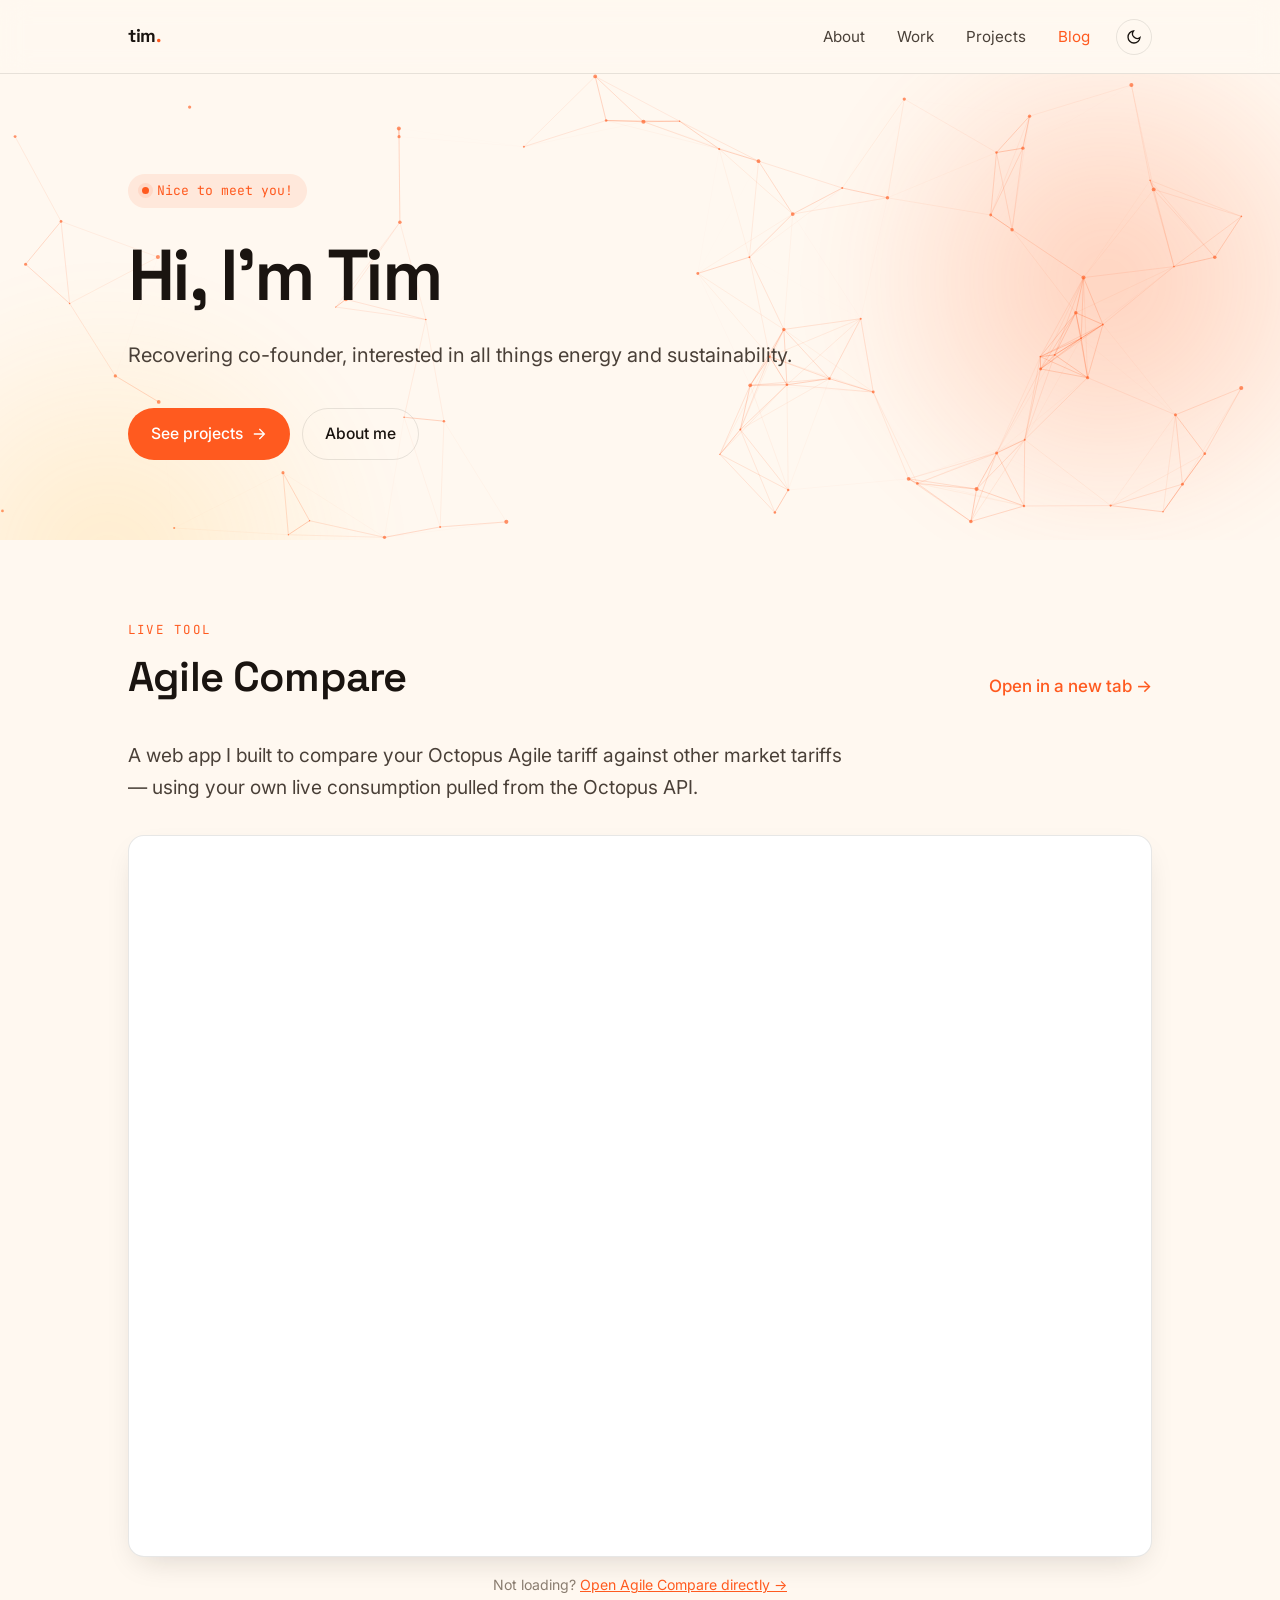
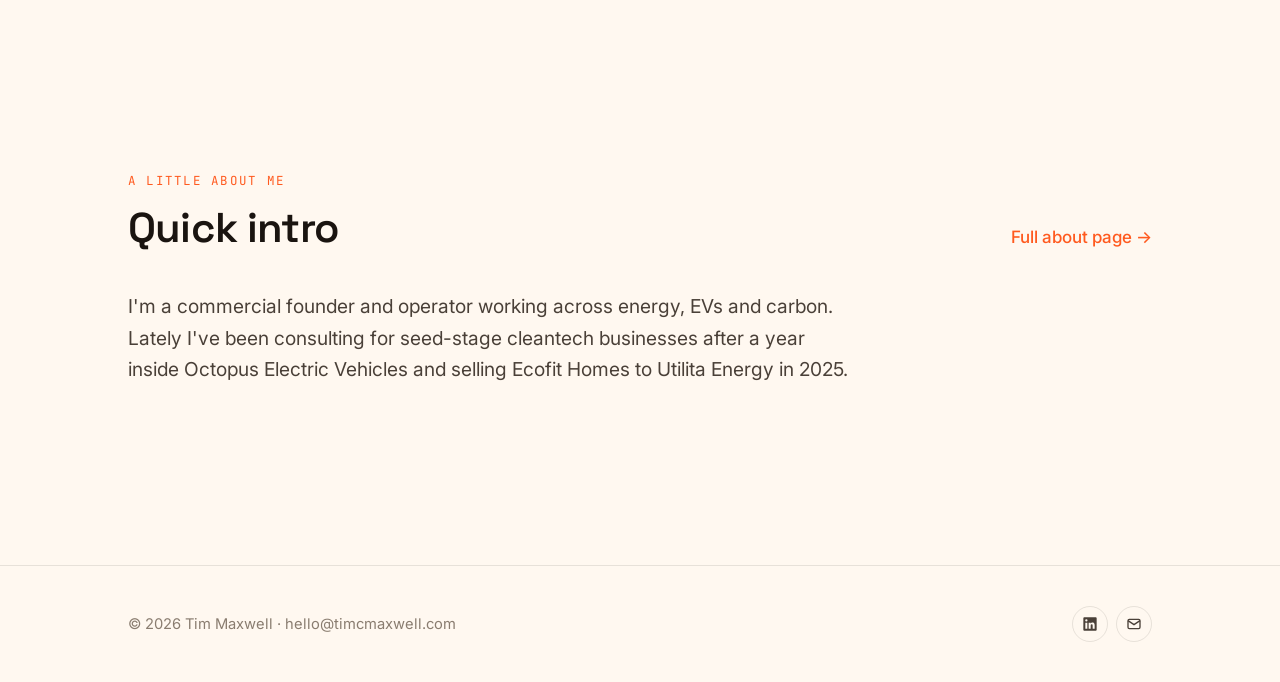
<file: index.html>
<!doctype html>
<html lang="en">
<head>
  <meta charset="utf-8" />
  <meta name="viewport" content="width=device-width, initial-scale=1" />
  <title>Tim Maxwell</title>
  <meta name="description" content="Personal site of Tim Maxwell: commercial founder and operator across energy, EVs and carbon." />
  <link rel="preconnect" href="https://fonts.googleapis.com" />
  <link rel="preconnect" href="https://fonts.gstatic.com" crossorigin />
  <link href="https://fonts.googleapis.com/css2?family=Inter:wght@400;500;600&family=Space+Grotesk:wght@500;600;700&family=JetBrains+Mono:wght@400;500&display=swap" rel="stylesheet" />
  <link rel="stylesheet" href="assets/styles.css" />
  <style>
    .reveal { opacity: 1; transform: none; }
    #hero-particles {
      position: absolute;
      inset: 0;
      width: 100%;
      height: 100%;
      pointer-events: none;
      z-index: 0;
    }
    .hero__inner { position: relative; z-index: 2; }
  </style>
</head>
<body>
<nav class="nav">
  <div class="nav__inner">
    <a class="nav__brand" href="index.html">tim<span>.</span></a>
    <div class="nav__links">
      <a href="about.html">About</a>
      <a href="work.html">Work</a>
      <a href="projects.html">Projects</a>
      <a href="blog/index.html">Blog</a>
      <button class="theme-toggle" data-theme-toggle aria-label="Toggle theme">
        <svg viewBox="0 0 24 24" fill="none" stroke="currentColor" stroke-width="2" stroke-linecap="round"><path d="M21 12.79A9 9 0 1 1 11.21 3 7 7 0 0 0 21 12.79z"/></svg>
      </button>
    </div>
  </div>
</nav>

<header class="hero">
  <canvas id="hero-particles"></canvas>
  <div class="hero__blob"></div>
  <div class="hero__blob hero__blob--2"></div>
  <div class="container hero__inner">
    <span class="hero__tag">Nice to meet you!</span>
    <h1>Hi, I'm Tim</h1>
    <p class="hero__sub">Recovering co-founder, interested in all things energy and sustainability.</p>
    <div class="hero__cta">
      <a href="projects.html" class="btn btn--primary">
        See projects
        <svg viewBox="0 0 24 24" fill="none" stroke="currentColor" stroke-width="2" stroke-linecap="round"><path d="M5 12h14M13 5l7 7-7 7"/></svg>
      </a>
      <a href="about.html" class="btn btn--ghost">About me</a>
    </div>
  </div>
</header>

<section class="section" id="agile-compare">
  <div class="container">
    <div class="section__header">
      <div>
        <div class="eyebrow">Live tool</div>
        <h2>Agile Compare</h2>
      </div>
      <a href="https://agilecompare.com/" class="section__link" target="_blank" rel="noopener">Open in a new tab →</a>
    </div>
    <p class="lead" style="margin-bottom: 32px;">A web app I built to compare your Octopus Agile tariff against other market tariffs — using your own live consumption pulled from the Octopus API.</p>
    <div style="border: 1px solid var(--line); border-radius: var(--radius-md); overflow: hidden; background: var(--surface); box-shadow: var(--shadow-md);">
      <iframe
        src="https://agilecompare.com/"
        title="Agile Compare — compare your Octopus Agile tariff against the market"
        loading="lazy"
        style="display: block; width: 100%; height: 720px; border: 0;"
        allow="clipboard-write">
      </iframe>
    </div>
    <p style="text-align: center; color: var(--ink-3); font-size: 0.88rem; margin-top: 16px;">
      Not loading? <a href="https://agilecompare.com/" target="_blank" rel="noopener" style="color: var(--accent); text-decoration: underline;">Open Agile Compare directly →</a>
    </p>
  </div>
</section>

<section class="section">
  <div class="container">
    <div class="section__header">
      <div>
        <div class="eyebrow">A little about me</div>
        <h2>Quick intro</h2>
      </div>
      <a href="about.html" class="section__link">Full about page →</a>
    </div>
    <p class="lead">I'm a commercial founder and operator working across energy, EVs and carbon. Lately I've been consulting for seed-stage cleantech businesses after a year inside Octopus Electric Vehicles and selling Ecofit Homes to Utilita Energy in 2025.</p>
  </div>
</section>

<footer class="footer">
  <div class="container footer__inner">
    <div class="footer__meta">© <span data-year></span> Tim Maxwell · hello@timcmaxwell.com</div>
    <div class="footer__socials">
      <a href="https://www.linkedin.com/in/timconstablemaxwell/" aria-label="LinkedIn" target="_blank" rel="noopener">
        <svg viewBox="0 0 24 24" fill="currentColor"><path d="M20.5 2h-17A1.5 1.5 0 002 3.5v17A1.5 1.5 0 003.5 22h17a1.5 1.5 0 001.5-1.5v-17A1.5 1.5 0 0020.5 2zM8 19H5v-9h3zM6.5 8.25A1.75 1.75 0 118.3 6.5a1.78 1.78 0 01-1.8 1.75zM19 19h-3v-4.74c0-1.42-.6-1.93-1.38-1.93A1.74 1.74 0 0013 14.19a.66.66 0 000 .14V19h-3v-9h2.9v1.3a3.11 3.11 0 012.7-1.4c1.55 0 3.36.86 3.36 3.66z"/></svg>
      </a>
      <a href="mailto:hello@timcmaxwell.com" aria-label="Email">
        <svg viewBox="0 0 24 24" fill="none" stroke="currentColor" stroke-width="2"><rect x="3" y="5" width="18" height="14" rx="2"/><path d="m3 7 9 6 9-6"/></svg>
      </a>
    </div>
  </div>
</footer>

<script src="assets/main.js"></script>
<script>
(function() {
  const canvas = document.getElementById('hero-particles');
  if (!canvas) return;
  const ctx = canvas.getContext('2d');
  const hero = canvas.parentElement;
  const dpr = window.devicePixelRatio || 1;
  const COUNT = 80;
  const MAX_DIST = 130;
  let w = 0, h = 0;
  let particles = [];
  let mouse = { x: -9999, y: -9999 };

  function getAccent() {
    const v = getComputedStyle(document.documentElement).getPropertyValue('--accent').trim() || '#FF5A1F';
    const hex = v.replace('#', '');
    return {
      r: parseInt(hex.substr(0, 2), 16),
      g: parseInt(hex.substr(2, 2), 16),
      b: parseInt(hex.substr(4, 2), 16),
    };
  }
  let accent = getAccent();

  function resize() {
    w = canvas.offsetWidth;
    h = canvas.offsetHeight;
    canvas.width = w * dpr;
    canvas.height = h * dpr;
    ctx.setTransform(dpr, 0, 0, dpr, 0, 0);
  }

  function init() {
    particles = [];
    for (let i = 0; i < COUNT; i++) {
      particles.push({
        x: Math.random() * w,
        y: Math.random() * h,
        vx: (Math.random() - 0.5) * 0.4,
        vy: (Math.random() - 0.5) * 0.4,
        r: Math.random() * 1.5 + 0.6,
      });
    }
  }

  function loop() {
    ctx.clearRect(0, 0, w, h);

    for (const p of particles) {
      p.x += p.vx;
      p.y += p.vy;
      if (p.x < 0 || p.x > w) p.vx *= -1;
      if (p.y < 0 || p.y > h) p.vy *= -1;

      const dx = mouse.x - p.x;
      const dy = mouse.y - p.y;
      const d = Math.sqrt(dx*dx + dy*dy);
      if (d < 110 && d > 0) {
        const force = (110 - d) / 110 * 0.6;
        p.x -= (dx / d) * force;
        p.y -= (dy / d) * force;
      }
    }

    for (let i = 0; i < particles.length; i++) {
      for (let j = i + 1; j < particles.length; j++) {
        const dx = particles[i].x - particles[j].x;
        const dy = particles[i].y - particles[j].y;
        const d = Math.sqrt(dx*dx + dy*dy);
        if (d < MAX_DIST) {
          const alpha = (1 - d / MAX_DIST) * 0.35;
          ctx.strokeStyle = 'rgba(' + accent.r + ',' + accent.g + ',' + accent.b + ',' + alpha + ')';
          ctx.lineWidth = 1;
          ctx.beginPath();
          ctx.moveTo(particles[i].x, particles[i].y);
          ctx.lineTo(particles[j].x, particles[j].y);
          ctx.stroke();
        }
      }
    }

    for (const p of particles) {
      ctx.fillStyle = 'rgba(' + accent.r + ',' + accent.g + ',' + accent.b + ',0.65)';
      ctx.beginPath();
      ctx.arc(p.x, p.y, p.r, 0, Math.PI * 2);
      ctx.fill();
    }

    requestAnimationFrame(loop);
  }

  hero.addEventListener('mousemove', function(e) {
    const rect = hero.getBoundingClientRect();
    mouse.x = e.clientX - rect.left;
    mouse.y = e.clientY - rect.top;
  });
  hero.addEventListener('mouseleave', function() {
    mouse.x = -9999;
    mouse.y = -9999;
  });

  resize();
  init();
  loop();

  let resizeTimer;
  window.addEventListener('resize', function() {
    clearTimeout(resizeTimer);
    resizeTimer = setTimeout(resize, 200);
  });

  const observer = new MutationObserver(function() { accent = getAccent(); });
  observer.observe(document.documentElement, { attributes: true, attributeFilter: ['data-theme'] });
})();
</script>
</body>
</html>
</file>
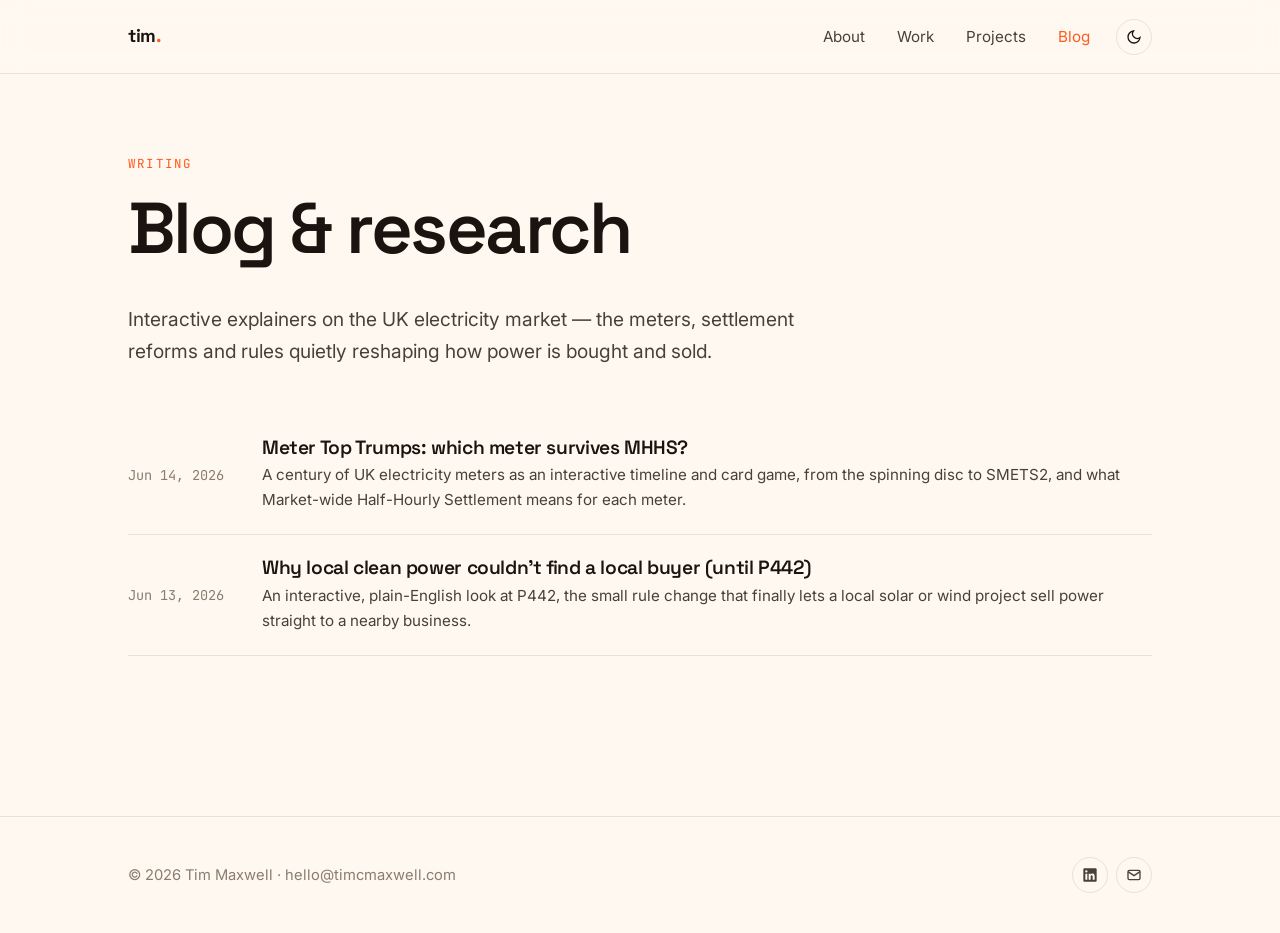
<file: blog/index.html>
<!doctype html>
<html lang="en">
<head>
  <meta charset="utf-8" />
  <meta name="viewport" content="width=device-width, initial-scale=1" />
  <title>Blog · Tim Maxwell</title>
  <meta name="description" content="Notes, essays, and research." />
  <link rel="preconnect" href="https://fonts.googleapis.com" />
  <link rel="preconnect" href="https://fonts.gstatic.com" crossorigin />
  <link href="https://fonts.googleapis.com/css2?family=Inter:wght@400;500;600&family=Space+Grotesk:wght@500;600;700&family=JetBrains+Mono:wght@400;500&display=swap" rel="stylesheet" />
  <link rel="stylesheet" href="../assets/styles.css" />
</head>
<body>

<nav class="nav">
  <div class="nav__inner">
    <a class="nav__brand" href="../index.html">tim<span>.</span></a>
    <div class="nav__links">
      <a href="../about.html">About</a>
      <a href="../work.html">Work</a>
      <a href="../projects.html">Projects</a>
      <a href="index.html">Blog</a>
      <button class="theme-toggle" data-theme-toggle aria-label="Toggle theme">
        <svg viewBox="0 0 24 24" fill="none" stroke="currentColor" stroke-width="2" stroke-linecap="round"><path d="M21 12.79A9 9 0 1 1 11.21 3 7 7 0 0 0 21 12.79z"/></svg>
      </button>
    </div>
  </div>
</nav>

<section class="section">
  <div class="container">
    <div class="eyebrow reveal">Writing</div>
    <h1 class="reveal">Blog &amp; research</h1>
    <p class="lead reveal" style="margin-top: 24px;">Interactive explainers on the UK electricity market — the meters, settlement reforms and rules quietly reshaping how power is bought and sold.</p>

    <div class="posts reveal" id="post-list" style="margin-top: 48px;">
      <p style="color: var(--ink-3)">Loading posts…</p>
    </div>
  </div>
</section>

<footer class="footer">
  <div class="container footer__inner">
    <div class="footer__meta">© <span data-year></span> Tim Maxwell · hello@timcmaxwell.com</div>
    <div class="footer__socials">
      <a href="https://www.linkedin.com/in/timconstablemaxwell/" aria-label="LinkedIn" target="_blank" rel="noopener">
        <svg viewBox="0 0 24 24" fill="currentColor"><path d="M20.5 2h-17A1.5 1.5 0 002 3.5v17A1.5 1.5 0 003.5 22h17a1.5 1.5 0 001.5-1.5v-17A1.5 1.5 0 0020.5 2zM8 19H5v-9h3zM6.5 8.25A1.75 1.75 0 118.3 6.5a1.78 1.78 0 01-1.8 1.75zM19 19h-3v-4.74c0-1.42-.6-1.93-1.38-1.93A1.74 1.74 0 0013 14.19a.66.66 0 000 .14V19h-3v-9h2.9v1.3a3.11 3.11 0 012.7-1.4c1.55 0 3.36.86 3.36 3.66z"/></svg>
      </a>
      <a href="mailto:hello@timcmaxwell.com" aria-label="Email">
        <svg viewBox="0 0 24 24" fill="none" stroke="currentColor" stroke-width="2"><rect x="3" y="5" width="18" height="14" rx="2"/><path d="m3 7 9 6 9-6"/></svg>
      </a>
    </div>
  </div>
</footer>

<script src="../assets/main.js"></script>
<script>
  fetch("posts/index.json")
    .then(r => r.json())
    .then(posts => {
      const c = document.getElementById("post-list");
      c.innerHTML = "";
      posts.sort((a, b) => new Date(b.date) - new Date(a.date));
      posts.forEach(p => {
        const row = document.createElement("a");
        row.href = p.url ? p.url : `post.html?slug=${p.slug}`;
        row.className = "post-row reveal";
        row.innerHTML = `
          <div class="post-row__date">${new Date(p.date).toLocaleDateString("en-US", { month: "short", day: "numeric", year: "numeric" })}</div>
          <div>
            <h3 class="post-row__title">${p.title}</h3>
            <p class="post-row__excerpt">${p.excerpt}</p>
          </div>
        `;
        c.appendChild(row);
      });
      document.querySelectorAll(".reveal:not(.in)").forEach(el => {
        const io = new IntersectionObserver((es, ob) => { es.forEach(e => { if (e.isIntersecting) { e.target.classList.add("in"); ob.unobserve(e.target); } }); });
        io.observe(el);
      });
    })
    .catch(() => {
      document.getElementById("post-list").innerHTML = '<p style="color:var(--ink-3)">Could not load posts. If you opened this file directly, run a local server (see README).</p>';
    });
</script>

</body>
</html>
</file>
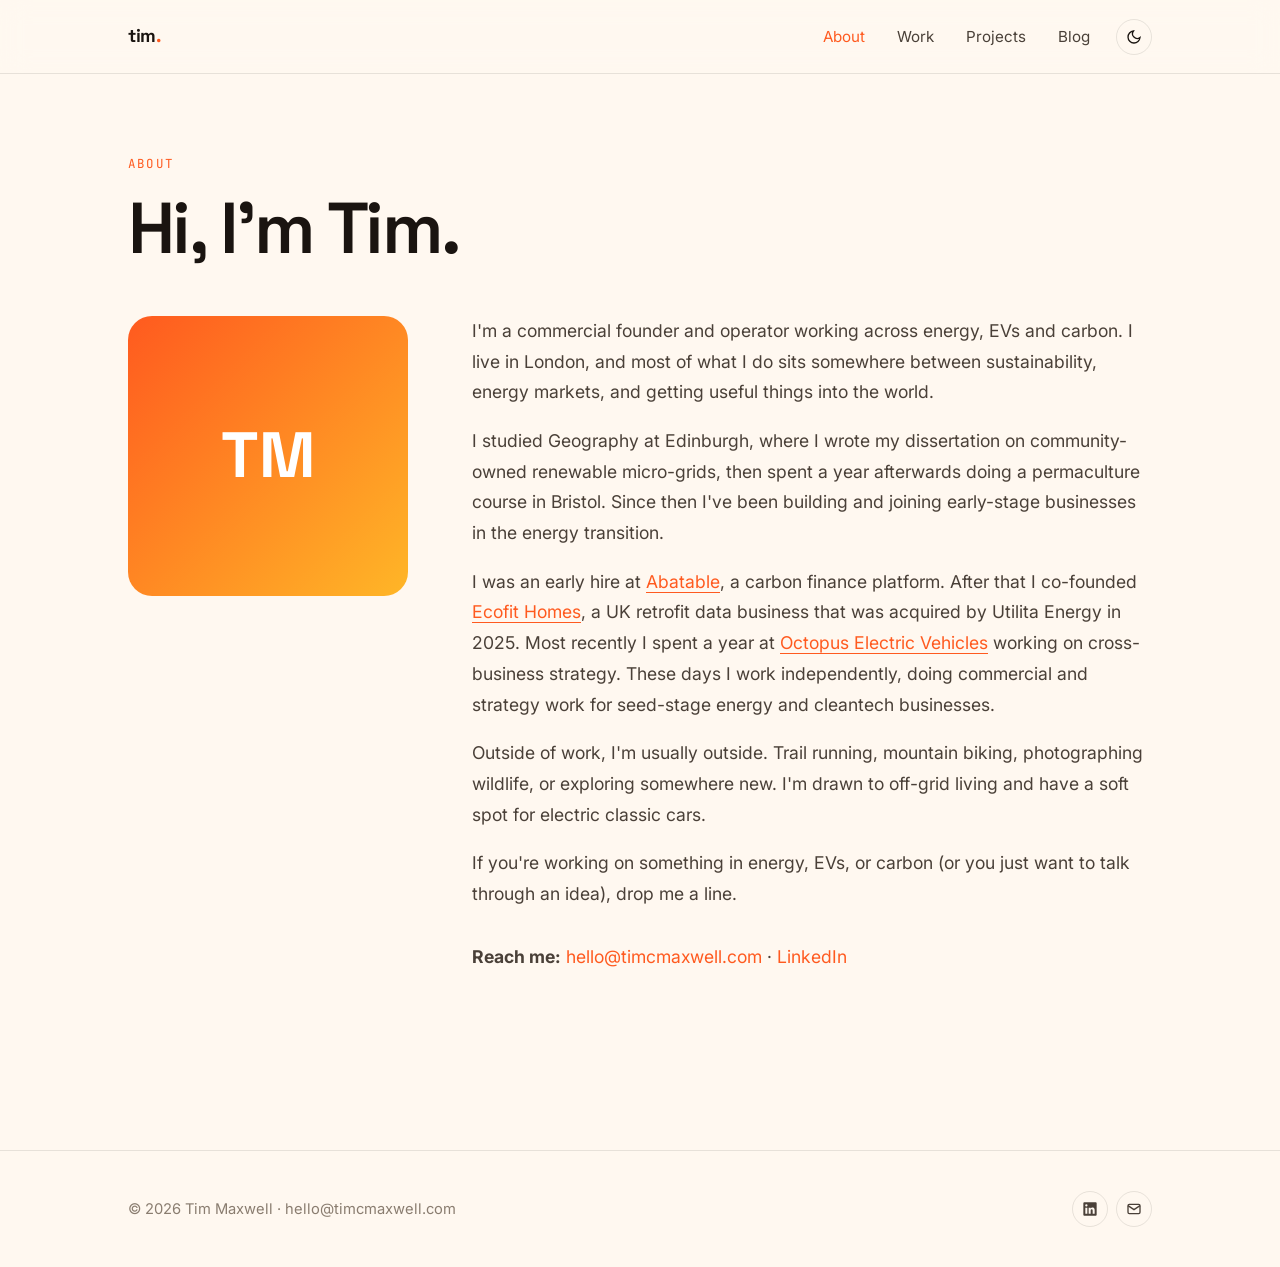
<file: about.html>
<!doctype html>
<html lang="en">
<head>
  <meta charset="utf-8" />
  <meta name="viewport" content="width=device-width, initial-scale=1" />
  <title>About · Tim Maxwell</title>
  <meta name="description" content="About Tim Maxwell." />
  <link rel="preconnect" href="https://fonts.googleapis.com" />
  <link rel="preconnect" href="https://fonts.gstatic.com" crossorigin />
  <link href="https://fonts.googleapis.com/css2?family=Inter:wght@400;500;600&family=Space+Grotesk:wght@500;600;700&family=JetBrains+Mono:wght@400;500&display=swap" rel="stylesheet" />
  <link rel="stylesheet" href="assets/styles.css" />
  <style>.reveal { opacity: 1; transform: none; }</style>
</head>
<body>

<nav class="nav">
  <div class="nav__inner">
    <a class="nav__brand" href="index.html">tim<span>.</span></a>
    <div class="nav__links">
      <a href="about.html">About</a>
      <a href="work.html">Work</a>
      <a href="projects.html">Projects</a>
      <a href="blog/index.html">Blog</a>
      <button class="theme-toggle" data-theme-toggle aria-label="Toggle theme">
        <svg viewBox="0 0 24 24" fill="none" stroke="currentColor" stroke-width="2" stroke-linecap="round"><path d="M21 12.79A9 9 0 1 1 11.21 3 7 7 0 0 0 21 12.79z"/></svg>
      </button>
    </div>
  </div>
</nav>

<section class="section">
  <div class="container">
    <div class="eyebrow">About</div>
    <h1>Hi, I'm Tim.</h1>

    <div class="about-layout" style="margin-top: 48px;">
      <div class="about-photo">TM</div>
      <div class="about-prose">
        <p>I'm a commercial founder and operator working across energy, EVs and carbon. I live in London, and most of what I do sits somewhere between sustainability, energy markets, and getting useful things into the world.</p>

        <p>I studied Geography at Edinburgh, where I wrote my dissertation on community-owned renewable micro-grids, then spent a year afterwards doing a permaculture course in Bristol. Since then I've been building and joining early-stage businesses in the energy transition.</p>

        <p>I was an early hire at <a href="https://abatable.com" target="_blank" rel="noopener" style="color: var(--accent); border-bottom: 1px solid currentColor; text-decoration: none;">Abatable</a>, a carbon finance platform. After that I co-founded <a href="https://utilityweek.co.uk/utilita-acquires-tech-company-to-provide-property-snapshot-for-customers/" target="_blank" rel="noopener" style="color: var(--accent); border-bottom: 1px solid currentColor; text-decoration: none;">Ecofit Homes</a>, a UK retrofit data business that was acquired by Utilita Energy in 2025. Most recently I spent a year at <a href="https://octopusev.com" target="_blank" rel="noopener" style="color: var(--accent); border-bottom: 1px solid currentColor; text-decoration: none;">Octopus Electric Vehicles</a> working on cross-business strategy. These days I work independently, doing commercial and strategy work for seed-stage energy and cleantech businesses.</p>

        <p>Outside of work, I'm usually outside. Trail running, mountain biking, photographing wildlife, or exploring somewhere new. I'm drawn to off-grid living and have a soft spot for electric classic cars.</p>

        <p>If you're working on something in energy, EVs, or carbon (or you just want to talk through an idea), drop me a line.</p>

        <p style="margin-top: 32px;"><strong>Reach me:</strong> <a href="mailto:hello@timcmaxwell.com" style="color: var(--accent);">hello@timcmaxwell.com</a> · <a href="https://www.linkedin.com/in/timconstablemaxwell/" target="_blank" rel="noopener" style="color: var(--accent);">LinkedIn</a></p>
      </div>
    </div>
  </div>
</section>

<footer class="footer">
  <div class="container footer__inner">
    <div class="footer__meta">© <span data-year></span> Tim Maxwell · hello@timcmaxwell.com</div>
    <div class="footer__socials">
      <a href="https://www.linkedin.com/in/timconstablemaxwell/" aria-label="LinkedIn" target="_blank" rel="noopener">
        <svg viewBox="0 0 24 24" fill="currentColor"><path d="M20.5 2h-17A1.5 1.5 0 002 3.5v17A1.5 1.5 0 003.5 22h17a1.5 1.5 0 001.5-1.5v-17A1.5 1.5 0 0020.5 2zM8 19H5v-9h3zM6.5 8.25A1.75 1.75 0 118.3 6.5a1.78 1.78 0 01-1.8 1.75zM19 19h-3v-4.74c0-1.42-.6-1.93-1.38-1.93A1.74 1.74 0 0013 14.19a.66.66 0 000 .14V19h-3v-9h2.9v1.3a3.11 3.11 0 012.7-1.4c1.55 0 3.36.86 3.36 3.66z"/></svg>
      </a>
      <a href="mailto:hello@timcmaxwell.com" aria-label="Email">
        <svg viewBox="0 0 24 24" fill="none" stroke="currentColor" stroke-width="2"><rect x="3" y="5" width="18" height="14" rx="2"/><path d="m3 7 9 6 9-6"/></svg>
      </a>
    </div>
  </div>
</footer>

<script src="assets/main.js"></script>
</body>
</html>
</file>
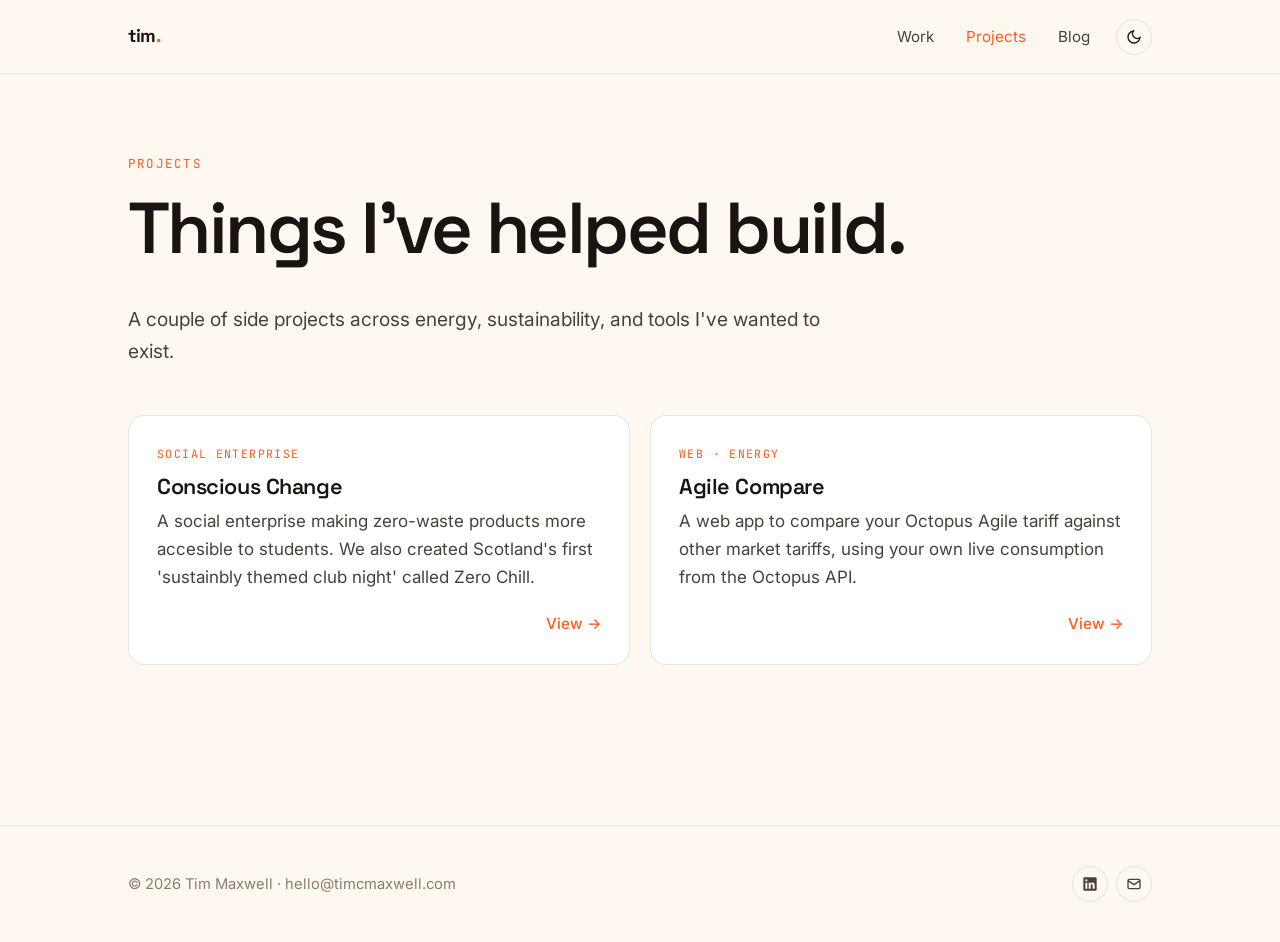
<file: projects.html>
<!doctype html>
<html lang="en">
<head>
  <meta charset="utf-8" />
  <meta name="viewport" content="width=device-width, initial-scale=1" />
  <title>Projects · Tim Maxwell</title>
  <meta name="description" content="Personal projects." />
  <link rel="preconnect" href="https://fonts.googleapis.com" />
  <link rel="preconnect" href="https://fonts.gstatic.com" crossorigin />
  <link href="https://fonts.googleapis.com/css2?family=Inter:wght@400;500;600&family=Space+Grotesk:wght@500;600;700&family=JetBrains+Mono:wght@400;500&display=swap" rel="stylesheet" />
  <link rel="stylesheet" href="assets/styles.css" />
  <style>.reveal { opacity: 1; transform: none; }</style>
</head>
<body>
<nav class="nav">
  <div class="nav__inner">
    <a class="nav__brand" href="index.html">tim<span>.</span></a>
    <div class="nav__links">
      <a href="work.html">Work</a>
      <a href="projects.html">Projects</a>
      <a href="blog/index.html">Blog</a>
      <button class="theme-toggle" data-theme-toggle aria-label="Toggle theme">
        <svg viewBox="0 0 24 24" fill="none" stroke="currentColor" stroke-width="2" stroke-linecap="round"><path d="M21 12.79A9 9 0 1 1 11.21 3 7 7 0 0 0 21 12.79z"/></svg>
      </button>
    </div>
  </div>
</nav>
<section class="section">
  <div class="container">
    <div class="eyebrow">Projects</div>
    <h1>Things I've helped build.</h1>
    <p class="lead" style="margin-top: 24px;">A couple of side projects across energy, sustainability, and tools I've wanted to exist.</p>

    <div class="grid" style="margin-top: 48px;">
      <article class="card">
        <div class="card__tag">Social Enterprise</div>
        <h3>Conscious Change</h3>
        <p>A social enterprise making zero-waste products more accesible to students. We also created Scotland's first 'sustainbly themed club night' called Zero Chill.</p>
        <div class="card__footer">
          <a href="https://foodanddrink.scotsman.com/food/edinburgh-students-association-first-in-scotland-to-offer-zero-waste-corner-in-shop/" class="card__link" target="_blank" rel="noopener">View →</a>
        </div>
      </article>

      <article class="card">
        <div class="card__tag">Web · Energy</div>
        <h3>Agile Compare</h3>
        <p>A web app to compare your Octopus Agile tariff against other market tariffs, using your own live consumption from the Octopus API.</p>
        <div class="card__footer">
          <a href="https://agilecompare.com/" class="card__link" target="_blank" rel="noopener">View →</a>
        </div>
      </article>
    </div>
  </div>
</section>
<footer class="footer">
  <div class="container footer__inner">
    <div class="footer__meta">© <span data-year></span> Tim Maxwell · hello@timcmaxwell.com</div>
    <div class="footer__socials">
      <a href="https://www.linkedin.com/in/timconstablemaxwell/" aria-label="LinkedIn" target="_blank" rel="noopener">
        <svg viewBox="0 0 24 24" fill="currentColor"><path d="M20.5 2h-17A1.5 1.5 0 002 3.5v17A1.5 1.5 0 003.5 22h17a1.5 1.5 0 001.5-1.5v-17A1.5 1.5 0 0020.5 2zM8 19H5v-9h3zM6.5 8.25A1.75 1.75 0 118.3 6.5a1.78 1.78 0 01-1.8 1.75zM19 19h-3v-4.74c0-1.42-.6-1.93-1.38-1.93A1.74 1.74 0 0013 14.19a.66.66 0 000 .14V19h-3v-9h2.9v1.3a3.11 3.11 0 012.7-1.4c1.55 0 3.36.86 3.36 3.66z"/></svg>
      </a>
      <a href="mailto:hello@timcmaxwell.com" aria-label="Email">
        <svg viewBox="0 0 24 24" fill="none" stroke="currentColor" stroke-width="2"><rect x="3" y="5" width="18" height="14" rx="2"/><path d="m3 7 9 6 9-6"/></svg>
      </a>
    </div>
  </div>
</footer>
<script src="assets/main.js"></script>
</body>
</html>
</file>
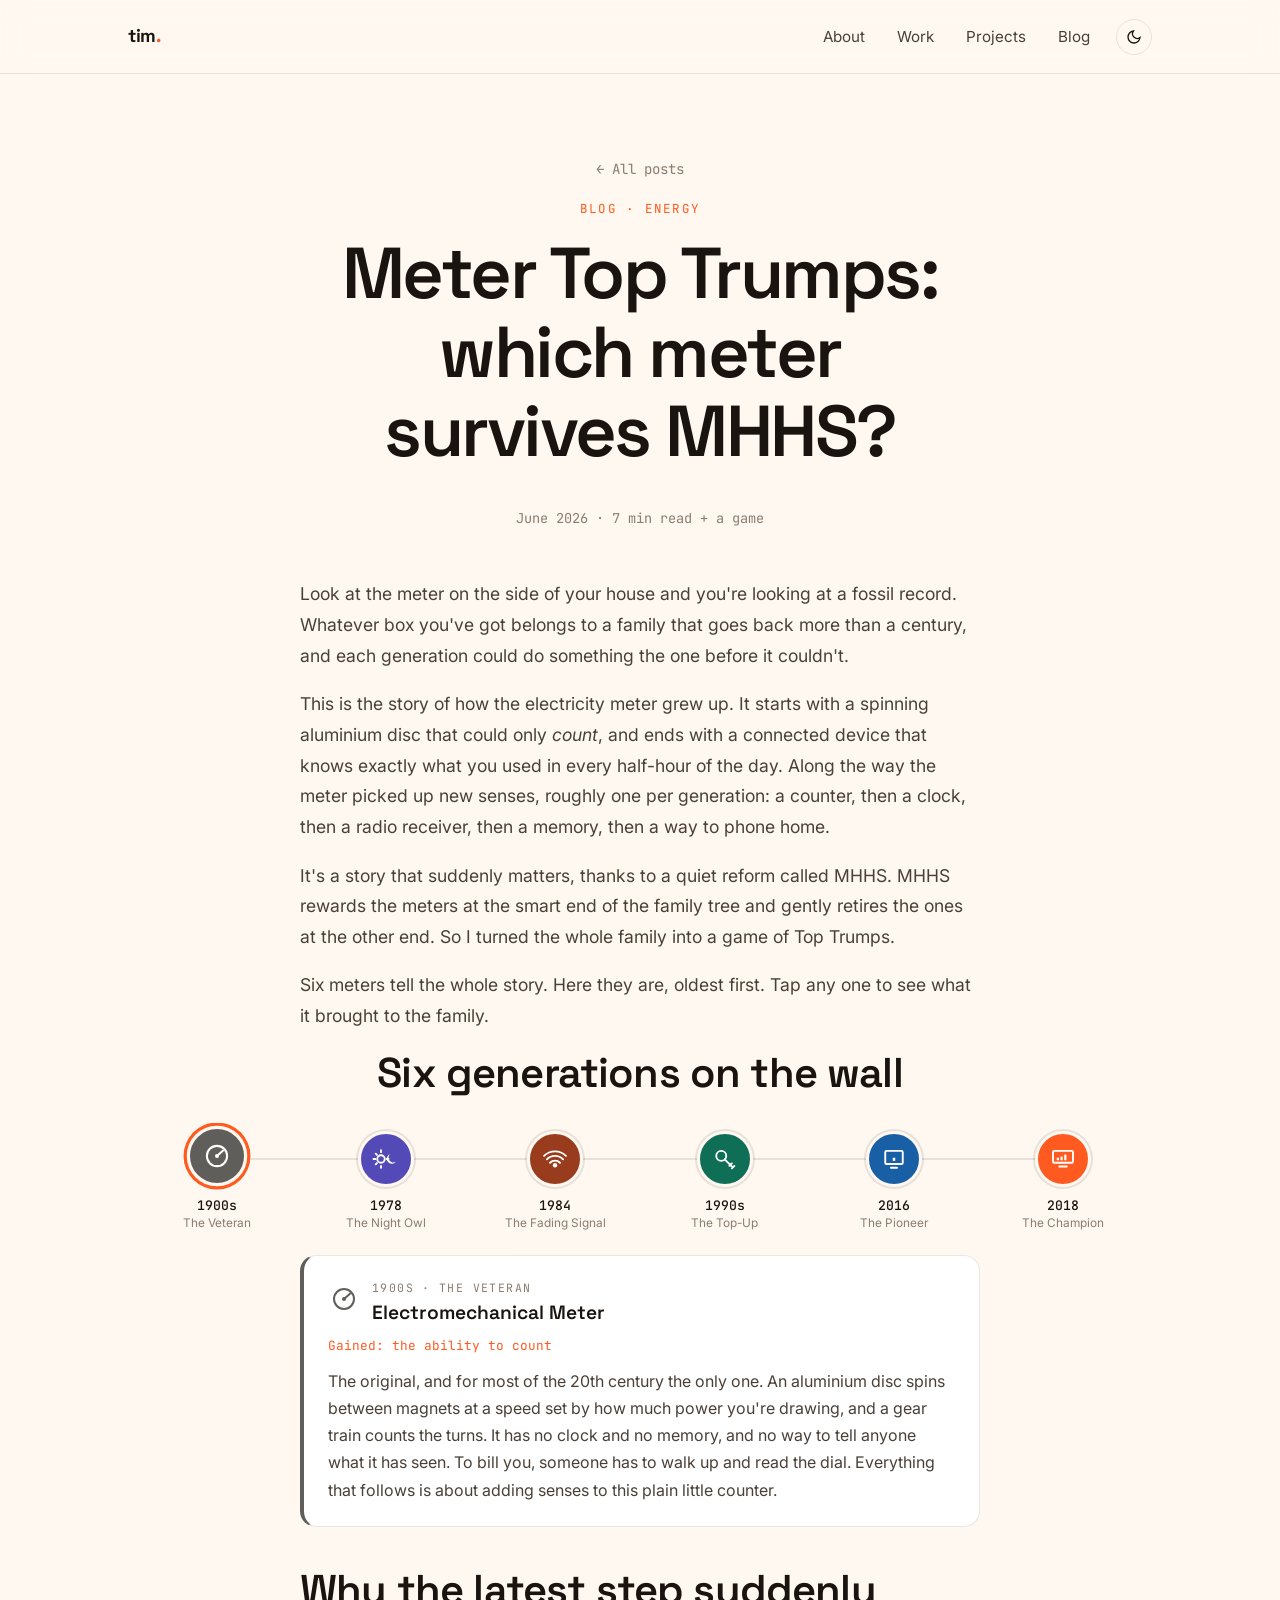
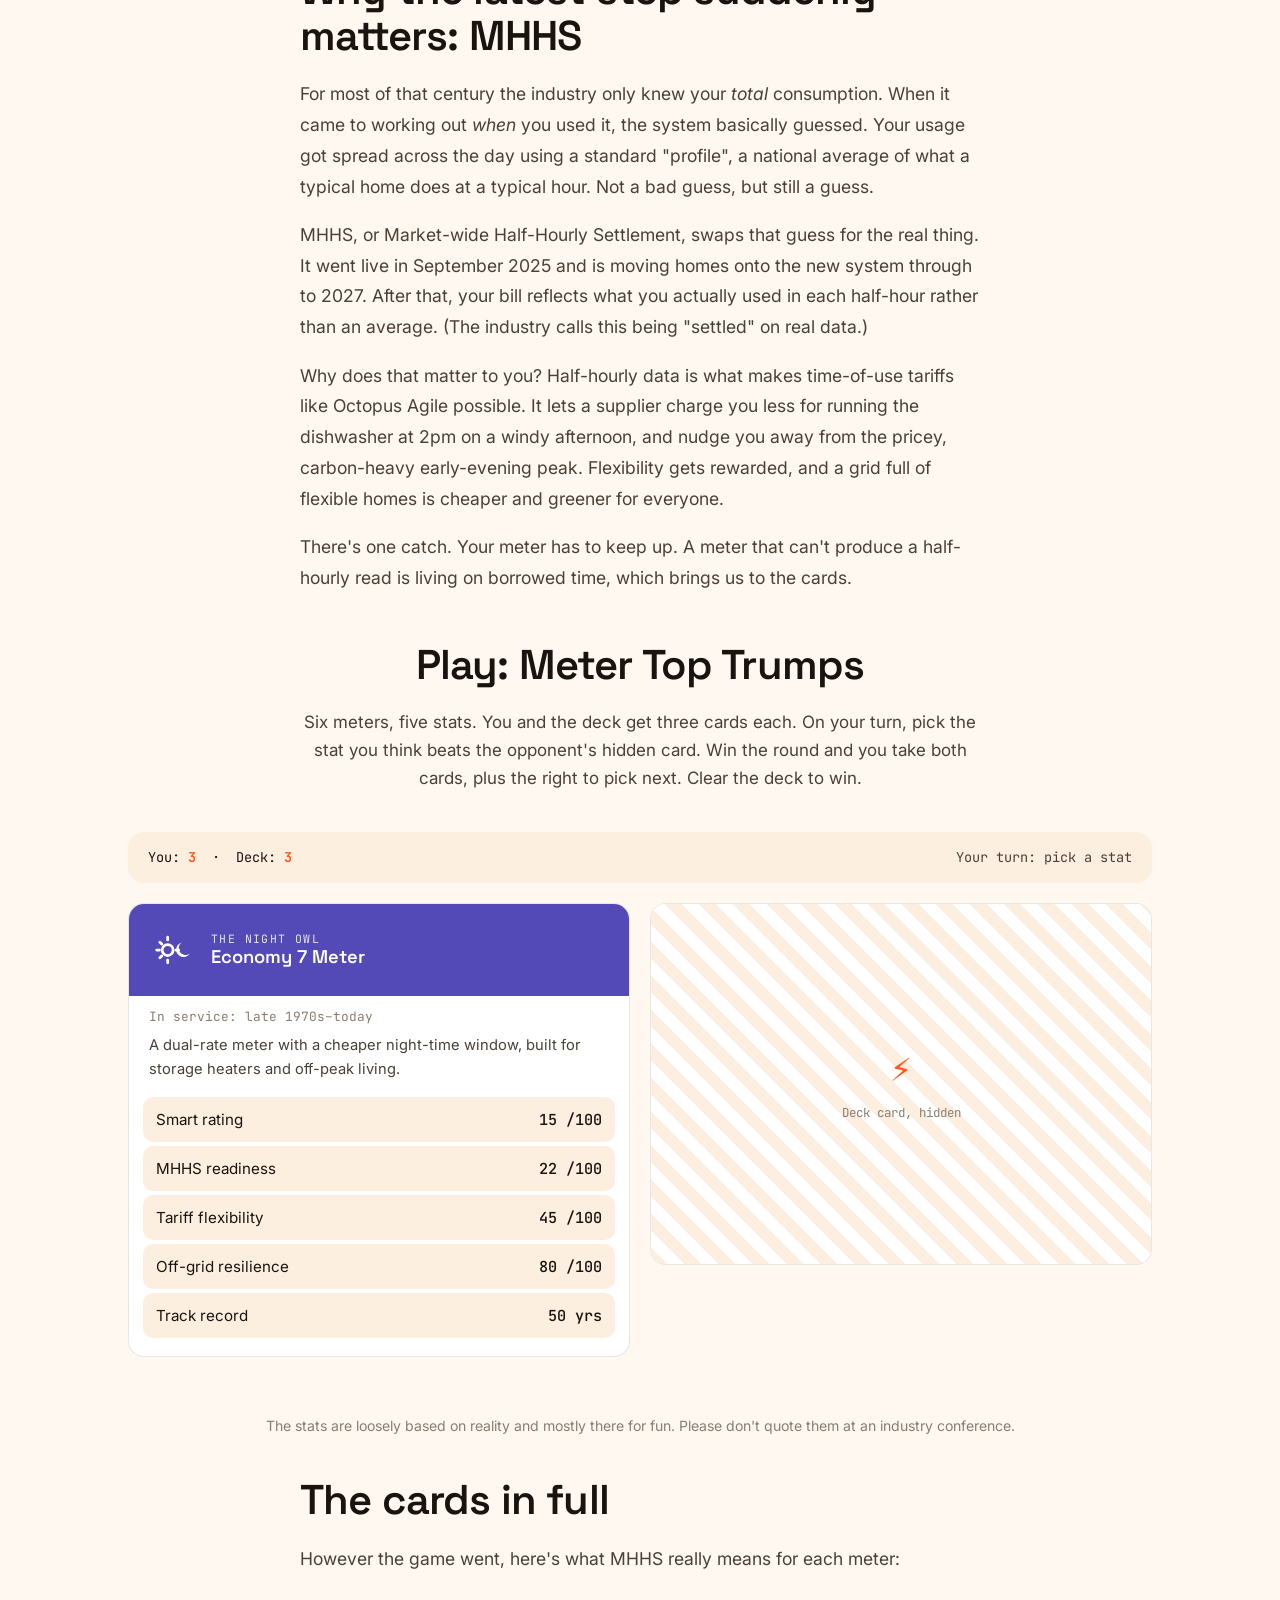
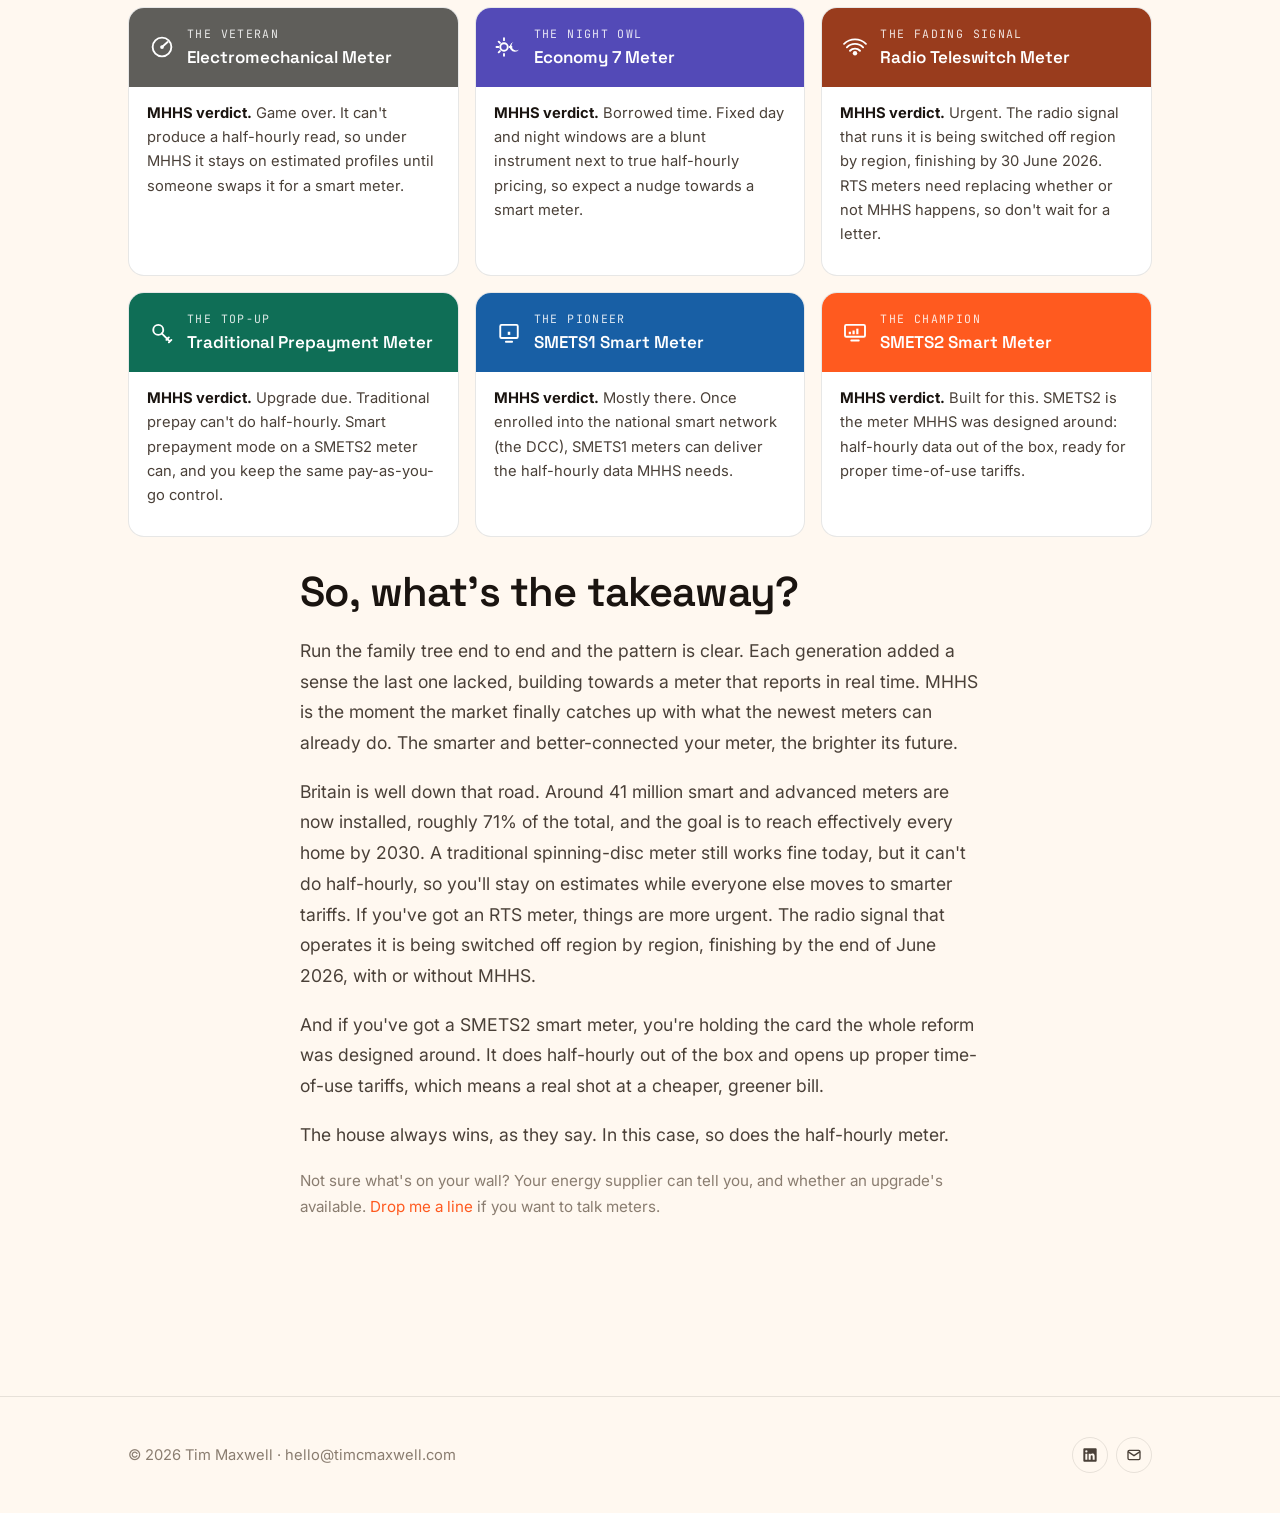
<file: blog/meter-top-trumps.html>
<!doctype html>
<html lang="en">
<head>
  <meta charset="utf-8" />
  <meta name="viewport" content="width=device-width, initial-scale=1" />
  <title>Meter Top Trumps: which meter survives MHHS? · Tim Maxwell</title>
  <meta name="description" content="An interactive card game through the UK's electricity meters, and what Market-wide Half-Hourly Settlement means for each of them." />
  <link rel="preconnect" href="https://fonts.googleapis.com" />
  <link rel="preconnect" href="https://fonts.gstatic.com" crossorigin />
  <link href="https://fonts.googleapis.com/css2?family=Inter:wght@400;500;600&family=Space+Grotesk:wght@500;600;700&family=JetBrains+Mono:wght@400;500&display=swap" rel="stylesheet" />
  <link rel="stylesheet" href="../assets/styles.css" />
  <style>
    .reveal { opacity: 1; transform: none; }
    .post-wrap { max-width: 680px; margin: 0 auto; }
    .post-wrap p { font-size: 1.1rem; line-height: 1.75; }
    .tt { margin: 40px 0; }
    .tt__bar {
      display: flex; flex-wrap: wrap; gap: 12px;
      justify-content: space-between; align-items: center;
      background: var(--bg-2); border-radius: var(--radius-md);
      padding: 14px 20px; margin-bottom: 20px;
      font-family: var(--font-mono); font-size: 0.85rem;
    }
    .tt__score b { color: var(--accent); }
    .tt__turn { color: var(--ink-2); }
    .tt__arena {
      display: grid; grid-template-columns: 1fr 1fr; gap: 20px;
      align-items: start;
    }
    @media (max-width: 620px) { .tt__arena { grid-template-columns: 1fr; } }
    .tt__card {
      background: var(--surface); border: 1px solid var(--line);
      border-radius: var(--radius-md); overflow: hidden;
    }
    .tt__card--cpu { opacity: 1; }
    .tt__portrait {
      padding: 24px; display: flex; align-items: center; gap: 14px;
      color: #fff;
    }
    .tt__portrait svg { width: 44px; height: 44px; flex-shrink: 0; }
    .tt__pt-text { line-height: 1.2; }
    .tt__nick { font-family: var(--font-mono); font-size: 0.72rem; letter-spacing: 0.12em; text-transform: uppercase; opacity: 0.85; }
    .tt__name { font-family: var(--font-display); font-weight: 600; font-size: 1.15rem; }
    .tt__era { font-size: 0.8rem; color: var(--ink-3); padding: 10px 20px 0; font-family: var(--font-mono); }
    .tt__blurb { font-size: 0.92rem; color: var(--ink-2); padding: 6px 20px 12px; }
    .tt__stats { list-style: none; margin: 0; padding: 0 14px 14px; }
    .tt__stat {
      display: flex; justify-content: space-between; align-items: center;
      width: 100%; text-align: left;
      padding: 11px 12px; margin: 4px 0;
      background: var(--bg-2); border: 1px solid transparent;
      border-radius: var(--radius-sm); cursor: pointer;
      font-family: var(--font-body); font-size: 0.95rem; color: var(--ink);
      transition: all 0.15s ease;
    }
    .tt__stat:hover:not(:disabled) { border-color: var(--accent); transform: translateX(2px); }
    .tt__stat:disabled { cursor: default; }
    .tt__stat-val { font-family: var(--font-mono); font-weight: 500; }
    .tt__stat.is-pick { background: var(--accent-soft); border-color: var(--accent); }
    .tt__stat.is-win .tt__stat-val { color: #1d9e75; }
    .tt__stat.is-lose .tt__stat-val { color: #e24b4a; }
    .tt__back {
      display: flex; flex-direction: column; align-items: center; justify-content: center;
      min-height: 360px; text-align: center; padding: 24px;
      background: repeating-linear-gradient(45deg, var(--bg-2), var(--bg-2) 12px, var(--surface) 12px, var(--surface) 24px);
    }
    .tt__back-mark { font-family: var(--font-display); font-weight: 700; font-size: 2rem; color: var(--accent); }
    .tt__back-sub { font-family: var(--font-mono); font-size: 0.78rem; color: var(--ink-3); margin-top: 6px; }
    .tt__msg {
      text-align: center; font-family: var(--font-display); font-weight: 600;
      font-size: 1.1rem; margin: 20px 0 8px; min-height: 1.4em;
    }
    .tt__msg.win { color: #1d9e75; }
    .tt__msg.lose { color: #e24b4a; }
    .tt__msg.draw { color: var(--ink-2); }
    .tt__controls { text-align: center; margin-top: 8px; }
    .tt-btn {
      font-family: var(--font-body); font-size: 0.98rem; font-weight: 500;
      padding: 11px 22px; border-radius: 999px; cursor: pointer;
      background: var(--accent); color: #fff; border: 1px solid var(--accent);
      transition: transform 0.2s ease;
    }
    .tt-btn:hover { transform: translateY(-2px); }
    .tt-btn--ghost { background: transparent; color: var(--ink); border-color: var(--line); }
    .tt__hint { text-align: center; font-size: 0.88rem; color: var(--ink-3); margin-top: 12px; }
    .tt-index { display: grid; grid-template-columns: repeat(auto-fit, minmax(260px, 1fr)); gap: 16px; margin: 32px 0; }
    .tt-index__card { background: var(--surface); border: 1px solid var(--line); border-radius: var(--radius-md); overflow: hidden; }
    .tt-index__head { padding: 16px 18px; color: #fff; display: flex; align-items: center; gap: 10px; }
    .tt-index__head svg { width: 30px; height: 30px; }
    .tt-index__body { padding: 14px 18px; }
    .tt-index__verdict { font-size: 0.92rem; color: var(--ink-2); }
    .tt-index__verdict strong { color: var(--ink); }
    /* ---------- Evolution timeline ---------- */
    .evo { margin: 28px 0 40px; }
    .evo__track {
      display: flex; gap: 0; align-items: stretch;
      overflow-x: auto; padding: 8px 4px 18px;
      scroll-snap-type: x mandatory; -webkit-overflow-scrolling: touch;
    }
    .evo__node {
      position: relative; flex: 1 1 0; min-width: 116px;
      scroll-snap-align: center;
      background: transparent; border: 0; cursor: pointer;
      padding: 0 6px; text-align: center; color: var(--ink);
      font-family: var(--font-body);
    }
    .evo__node::before {
      content: ""; position: absolute; top: 27px; left: 0; right: 0;
      height: 2px; background: var(--line); z-index: 0;
    }
    .evo__node:first-child::before { left: 50%; }
    .evo__node:last-child::before { right: 50%; }
    .evo__dot {
      position: relative; z-index: 1; margin: 0 auto 10px;
      width: 56px; height: 56px; border-radius: 50%;
      display: flex; align-items: center; justify-content: center;
      color: #fff; border: 3px solid var(--bg);
      box-shadow: 0 0 0 2px var(--line);
      transition: transform 0.18s var(--ease), box-shadow 0.18s var(--ease);
    }
    .evo__dot svg { width: 30px; height: 30px; }
    .evo__node:hover .evo__dot { transform: translateY(-3px) scale(1.05); }
    .evo__node.is-active .evo__dot { box-shadow: 0 0 0 3px var(--accent); transform: translateY(-3px) scale(1.08); }
    .evo__year { font-family: var(--font-mono); font-size: 0.82rem; color: var(--ink); font-weight: 500; }
    .evo__label { font-size: 0.74rem; color: var(--ink-3); line-height: 1.25; margin-top: 2px; }
    .evo__detail {
      max-width: 680px; margin: 6px auto 0;
      background: var(--surface); border: 1px solid var(--line);
      border-left: 4px solid var(--accent);
      border-radius: var(--radius-md); padding: 22px 24px;
      transition: border-color 0.2s var(--ease);
    }
    .evo__detail-head { display: flex; align-items: center; gap: 12px; margin-bottom: 6px; }
    .evo__detail-head svg { width: 32px; height: 32px; flex-shrink: 0; }
    .evo__detail-nick { font-family: var(--font-mono); font-size: 0.72rem; letter-spacing: 0.12em; text-transform: uppercase; color: var(--ink-3); }
    .evo__detail-name { font-family: var(--font-display); font-weight: 600; font-size: 1.2rem; }
    .evo__gained { font-family: var(--font-mono); font-size: 0.8rem; color: var(--accent); margin: 4px 0 12px; }
    .evo__detail p { font-size: 1rem; line-height: 1.7; margin: 0; }
  </style>
</head>
<body>
<nav class="nav">
  <div class="nav__inner">
    <a class="nav__brand" href="../index.html">tim<span>.</span></a>
    <div class="nav__links">
      <a href="../about.html">About</a>
      <a href="../work.html">Work</a>
      <a href="../projects.html">Projects</a>
      <a href="index.html">Blog</a>
      <button class="theme-toggle" data-theme-toggle aria-label="Toggle theme">
        <svg viewBox="0 0 24 24" fill="none" stroke="currentColor" stroke-width="2" stroke-linecap="round"><path d="M21 12.79A9 9 0 1 1 11.21 3 7 7 0 0 0 21 12.79z"/></svg>
      </button>
    </div>
  </div>
</nav>
<section class="section">
  <div class="container">
    <p style="text-align:center;"><a href="index.html" style="color: var(--ink-3); font-family: var(--font-mono); font-size: 0.88rem;">← All posts</a></p>
    <div class="post-wrap">
      <div class="eyebrow" style="text-align:center;">Blog · Energy</div>
      <h1 style="text-align:center;">Meter Top Trumps: which meter survives MHHS?</h1>
      <p class="post-meta" style="text-align:center; color: var(--ink-3); font-family: var(--font-mono); font-size: 0.85rem;">June 2026 · 7 min read + a game</p>
      <p>Look at the meter on the side of your house and you're looking at a fossil record. Whatever box you've got belongs to a family that goes back more than a century, and each generation could do something the one before it couldn't.</p>
      <p>This is the story of how the electricity meter grew up. It starts with a spinning aluminium disc that could only <em>count</em>, and ends with a connected device that knows exactly what you used in every half-hour of the day. Along the way the meter picked up new senses, roughly one per generation: a counter, then a clock, then a radio receiver, then a memory, then a way to phone home.</p>
      <p>It's a story that suddenly matters, thanks to a quiet reform called MHHS. MHHS rewards the meters at the smart end of the family tree and gently retires the ones at the other end. So I turned the whole family into a game of Top Trumps.</p>
      <p>Six meters tell the whole story. Here they are, oldest first. Tap any one to see what it brought to the family.</p>
    </div>
    <div class="post-wrap">
      <h2 style="text-align:center;">Six generations on the wall</h2>
    </div>
    <div class="evo" id="evo">
      <div class="evo__track" id="evo-track"></div>
      <div class="evo__detail" id="evo-detail"></div>
    </div>
    <div class="post-wrap">
      <h2>Why the latest step suddenly matters: MHHS</h2>
      <p>For most of that century the industry only knew your <em>total</em> consumption. When it came to working out <em>when</em> you used it, the system basically guessed. Your usage got spread across the day using a standard "profile", a national average of what a typical home does at a typical hour. Not a bad guess, but still a guess.</p>
      <p>MHHS, or Market-wide Half-Hourly Settlement, swaps that guess for the real thing. It went live in September 2025 and is moving homes onto the new system through to 2027. After that, your bill reflects what you actually used in each half-hour rather than an average. (The industry calls this being "settled" on real data.)</p>
      <p>Why does that matter to you? Half-hourly data is what makes time-of-use tariffs like Octopus Agile possible. It lets a supplier charge you less for running the dishwasher at 2pm on a windy afternoon, and nudge you away from the pricey, carbon-heavy early-evening peak. Flexibility gets rewarded, and a grid full of flexible homes is cheaper and greener for everyone.</p>
      <p>There's one catch. Your meter has to keep up. A meter that can't produce a half-hourly read is living on borrowed time, which brings us to the cards.</p>
    </div>
    <h2 style="text-align:center; margin-top: 48px;">Play: Meter Top Trumps</h2>
    <p class="post-wrap" style="text-align:center; color: var(--ink-2);">Six meters, five stats. You and the deck get three cards each. On your turn, pick the stat you think beats the opponent's hidden card. Win the round and you take both cards, plus the right to pick next. Clear the deck to win.</p>
    <div class="tt" id="tt-game">
      <div class="tt__bar">
        <div class="tt__score">You: <b id="tt-you">3</b> &nbsp;·&nbsp; Deck: <b id="tt-cpu">3</b></div>
        <div class="tt__turn" id="tt-turn">Your turn: pick a stat</div>
      </div>
      <div class="tt__arena">
        <div class="tt__card" id="tt-player"></div>
        <div class="tt__card tt__card--cpu" id="tt-opponent"></div>
      </div>
      <div class="tt__msg" id="tt-msg"></div>
      <div class="tt__controls" id="tt-controls"></div>
      <p class="tt__hint">The stats are loosely based on reality and mostly there for fun. Please don't quote them at an industry conference.</p>
    </div>
    <div class="post-wrap">
      <h2>The cards in full</h2>
      <p>However the game went, here's what MHHS really means for each meter:</p>
    </div>
    <div class="tt-index" id="tt-index"></div>
    <div class="post-wrap">
      <h2>So, what's the takeaway?</h2>
      <p>Run the family tree end to end and the pattern is clear. Each generation added a sense the last one lacked, building towards a meter that reports in real time. MHHS is the moment the market finally catches up with what the newest meters can already do. The smarter and better-connected your meter, the brighter its future.</p>
      <p>Britain is well down that road. Around 41 million smart and advanced meters are now installed, roughly 71% of the total, and the goal is to reach effectively every home by 2030. A traditional spinning-disc meter still works fine today, but it can't do half-hourly, so you'll stay on estimates while everyone else moves to smarter tariffs. If you've got an RTS meter, things are more urgent. The radio signal that operates it is being switched off region by region, finishing by the end of June 2026, with or without MHHS.</p>
      <p>And if you've got a SMETS2 smart meter, you're holding the card the whole reform was designed around. It does half-hourly out of the box and opens up proper time-of-use tariffs, which means a real shot at a cheaper, greener bill.</p>
      <p>The house always wins, as they say. In this case, so does the half-hourly meter.</p>
      <p style="color: var(--ink-3); font-size: 0.95rem;">Not sure what's on your wall? Your energy supplier can tell you, and whether an upgrade's available. <a href="mailto:hello@timcmaxwell.com" style="color: var(--accent);">Drop me a line</a> if you want to talk meters.</p>
    </div>
  </div>
</section>
<footer class="footer">
  <div class="container footer__inner">
    <div class="footer__meta">© <span data-year></span> Tim Maxwell · hello@timcmaxwell.com</div>
    <div class="footer__socials">
      <a href="https://www.linkedin.com/in/timconstablemaxwell/" aria-label="LinkedIn" target="_blank" rel="noopener">
        <svg viewBox="0 0 24 24" fill="currentColor"><path d="M20.5 2h-17A1.5 1.5 0 002 3.5v17A1.5 1.5 0 003.5 22h17a1.5 1.5 0 001.5-1.5v-17A1.5 1.5 0 0020.5 2zM8 19H5v-9h3zM6.5 8.25A1.75 1.75 0 118.3 6.5a1.78 1.78 0 01-1.8 1.75zM19 19h-3v-4.74c0-1.42-.6-1.93-1.38-1.93A1.74 1.74 0 0013 14.19a.66.66 0 000 .14V19h-3v-9h2.9v1.3a3.11 3.11 0 012.7-1.4c1.55 0 3.36.86 3.36 3.66z"/></svg>
      </a>
      <a href="mailto:hello@timcmaxwell.com" aria-label="Email">
        <svg viewBox="0 0 24 24" fill="none" stroke="currentColor" stroke-width="2"><rect x="3" y="5" width="18" height="14" rx="2"/><path d="m3 7 9 6 9-6"/></svg>
      </a>
    </div>
  </div>
</footer>
<script src="../assets/main.js"></script>
<script>
(function () {
  var ICONS = {
    electro: '<svg viewBox="0 0 48 48" fill="none"><circle cx="24" cy="24" r="15" stroke="currentColor" stroke-width="3"/><path d="M24 24l9-8" stroke="currentColor" stroke-width="3" stroke-linecap="round"/><circle cx="24" cy="24" r="3" fill="currentColor"/></svg>',
    eco7: '<svg viewBox="0 0 48 48" fill="none"><circle cx="16" cy="24" r="6" stroke="currentColor" stroke-width="3"/><path d="M16 13v-3M16 38v-3M7 24H4M28 24h-3M9.5 17.5l-2-2M9.5 30.5l-2 2" stroke="currentColor" stroke-width="3" stroke-linecap="round"/><path d="M40 28a8 8 0 1 1-9-12 6.5 6.5 0 0 0 9 12Z" fill="currentColor"/></svg>',
    rts: '<svg viewBox="0 0 48 48" fill="none"><circle cx="24" cy="34" r="3.5" fill="currentColor"/><path d="M16 30a11 11 0 0 1 16 0M11 24.5a18 18 0 0 1 26 0M6.5 19a25 25 0 0 1 35 0" stroke="currentColor" stroke-width="3" stroke-linecap="round"/></svg>',
    ppm: '<svg viewBox="0 0 48 48" fill="none"><circle cx="18" cy="19" r="8" stroke="currentColor" stroke-width="3"/><path d="M23.5 24.5L36 37M31 35l4-4M35 39l4-4" stroke="currentColor" stroke-width="3" stroke-linecap="round"/></svg>',
    smets1: '<svg viewBox="0 0 48 48" fill="none"><rect x="10" y="11" width="28" height="21" rx="2" stroke="currentColor" stroke-width="3"/><rect x="22" y="22" width="4" height="5" fill="currentColor"/><path d="M19 38h10" stroke="currentColor" stroke-width="3" stroke-linecap="round"/></svg>',
    smets2: '<svg viewBox="0 0 48 48" fill="none"><rect x="8" y="11" width="32" height="19" rx="2" stroke="currentColor" stroke-width="3"/><rect x="14" y="22" width="3.5" height="4" fill="currentColor"/><rect x="20" y="20" width="3.5" height="6" fill="currentColor"/><rect x="26" y="17" width="3.5" height="9" fill="currentColor"/><path d="M18 36h12" stroke="currentColor" stroke-width="3" stroke-linecap="round"/></svg>'
  };
  var STATS = [
    { key: 'smart', label: 'Smart rating', suffix: ' /100' },
    { key: 'mhhs', label: 'MHHS readiness', suffix: ' /100' },
    { key: 'flex', label: 'Tariff flexibility', suffix: ' /100' },
    { key: 'resilience', label: 'Off-grid resilience', suffix: ' /100' },
    { key: 'track', label: 'Track record', suffix: ' yrs' }
  ];
  var DECK = [
    { id: 'electro', name: 'Electromechanical Meter', nick: 'The Veteran', color: '#5F5E5A',
      era: 'In service: 1900s–today (being replaced)', intro: '1900s', gained: 'Gained: the ability to count',
      blurb: 'The classic spinning-disc meter. Analogue, dependable, and read by a person with a clipboard once a quarter.',
      evo: 'The original, and for most of the 20th century the only one. An aluminium disc spins between magnets at a speed set by how much power you\'re drawing, and a gear train counts the turns. It has no clock and no memory, and no way to tell anyone what it has seen. To bill you, someone has to walk up and read the dial. Everything that follows is about adding senses to this plain little counter.',
      stats: { smart: 2, mhhs: 5, flex: 8, resilience: 95, track: 90 },
      verdict: 'Game over. It can\'t produce a half-hourly read, so under MHHS it stays on estimated profiles until someone swaps it for a smart meter.' },
    { id: 'eco7', name: 'Economy 7 Meter', nick: 'The Night Owl', color: '#534AB7',
      era: 'In service: late 1970s–today', intro: '1978', gained: 'Gained: a clock',
      blurb: 'A dual-rate meter with a cheaper night-time window, built for storage heaters and off-peak living.',
      evo: 'The first hint that time matters. A mechanical timeswitch added a second register, recording a cheaper rate for seven night-time hours so suppliers could sell off-peak power to storage heaters. Electricity stopped being one flat price. The clock had arrived, and with it the idea of paying different amounts at different times of day.',
      stats: { smart: 15, mhhs: 22, flex: 45, resilience: 80, track: 50 },
      verdict: 'Borrowed time. Fixed day and night windows are a blunt instrument next to true half-hourly pricing, so expect a nudge towards a smart meter.' },
    { id: 'rts', name: 'Radio Teleswitch Meter', nick: 'The Fading Signal', color: '#993C1D',
      era: 'In service: 1984–2026', intro: '1984', gained: 'Gained: a remote signal',
      blurb: 'Switches between rates using a longwave radio signal. Clever for its era, though it leans on a broadcast that is now being switched off.',
      evo: 'Rather than trust a wobbly internal clock, this meter took its cue from outside: a longwave radio signal broadcast across the country, famously piggybacking on BBC Radio 4. Suppliers could change switching times over the air, for everyone at once. Brilliant for its era. The catch is that it all leans on one ageing transmitter, and that signal is being switched off for good through 2026.',
      stats: { smart: 25, mhhs: 12, flex: 55, resilience: 30, track: 40 },
      verdict: 'Urgent. The radio signal that runs it is being switched off region by region, finishing by 30 June 2026. RTS meters need replacing whether or not MHHS happens, so don\'t wait for a letter.' },
    { id: 'ppm', name: 'Traditional Prepayment Meter', nick: 'The Top-Up', color: '#0F6E56',
      era: 'In service: 1990s–today', intro: '1990s', gained: 'Gained: a human interface',
      blurb: 'Pay-as-you-go electricity via a key or card topped up at the shop.',
      evo: 'A side-branch of the family tree. This one was less about <em>when</em> you use power and more about <em>how you pay</em> for it. Electronic key and card meters let you pay as you go, topping up at the corner shop. There was still no link back to the supplier, but for the first time you actually interacted with the meter: a screen, a balance, a slot to feed. It started talking to <em>you</em>, even if it couldn\'t yet talk to anyone else.',
      stats: { smart: 20, mhhs: 18, flex: 25, resilience: 70, track: 35 },
      verdict: 'Upgrade due. Traditional prepay can\'t do half-hourly. Smart prepayment mode on a SMETS2 meter can, and you keep the same pay-as-you-go control.' },
    { id: 'smets1', name: 'SMETS1 Smart Meter', nick: 'The Pioneer', color: '#185FA5',
      era: 'In service: 2016–2018', intro: '2016', gained: 'Gained: a memory',
      blurb: 'The first generation of smart meters. Early adopters that sometimes lost their smarts when you switched supplier.',
      evo: 'The leap to two-way communication. These could finally record your usage in half-hourly detail, keep it, and send it back on their own, with no clipboard required and an in-home display so you could watch your usage as it happened. The snag: a lot of early models "went dumb" when you switched supplier. Most were later enrolled into the national smart network (the DCC), which restored their smarts.',
      stats: { smart: 72, mhhs: 78, flex: 82, resilience: 55, track: 9 },
      verdict: 'Mostly there. Once enrolled into the national smart network (the DCC), SMETS1 meters can deliver the half-hourly data MHHS needs.' },
    { id: 'smets2', name: 'SMETS2 Smart Meter', nick: 'The Champion', color: '#FF5A1F',
      era: 'In service: 2018–today', intro: '2018', gained: 'Gained: a phone line home',
      blurb: 'The current standard. Connected to the national smart network from day one, supplier-switch and all.',
      evo: 'Communication, done properly. A SMETS2 meter joins the national smart network the moment it\'s installed, so it keeps its smarts through any supplier switch and speaks half-hourly by default. Around 41 million smart and advanced meters are now on walls across Britain, and this is the generation the whole settlement reform is built around. The hundred-year journey from a spinning disc ends with a meter that knows exactly what you used, and when.',
      stats: { smart: 98, mhhs: 99, flex: 96, resilience: 75, track: 7 },
      verdict: 'Built for this. SMETS2 is the meter MHHS was designed around: half-hourly data out of the box, ready for proper time-of-use tariffs.' }
  ];
  var youEl = document.getElementById('tt-you');
  var cpuEl = document.getElementById('tt-cpu');
  var turnEl = document.getElementById('tt-turn');
  var playerEl = document.getElementById('tt-player');
  var oppEl = document.getElementById('tt-opponent');
  var msgEl = document.getElementById('tt-msg');
  var controlsEl = document.getElementById('tt-controls');
  var playerPile = [], cpuPile = [], turn = 'player', phase = 'choose';
  function shuffle(a) {
    for (var i = a.length - 1; i > 0; i--) {
      var j = Math.floor(Math.random() * (i + 1));
      var t = a[i]; a[i] = a[j]; a[j] = t;
    }
    return a;
  }
  function statRow(card, key, opts) {
    opts = opts || {};
    var s = STATS.filter(function (x) { return x.key === key; })[0];
    var cls = 'tt__stat';
    if (opts.pick) cls += ' is-pick';
    if (opts.outcome === 'win') cls += ' is-win';
    if (opts.outcome === 'lose') cls += ' is-lose';
    var dis = opts.clickable ? '' : ' disabled';
    var attr = opts.clickable ? ' data-stat="' + key + '"' : '';
    return '<button class="' + cls + '"' + attr + dis + '>' +
      '<span>' + s.label + '</span>' +
      '<span class="tt__stat-val">' + card.stats[key] + s.suffix + '</span></button>';
  }
  function cardFace(card, statOpts) {
    statOpts = statOpts || {};
    var rows = '';
    STATS.forEach(function (s) {
      rows += statRow(card, s.key, statOpts[s.key] || {});
    });
    return '<div class="tt__portrait" style="background:' + card.color + '">' +
        ICONS[card.id] +
        '<div class="tt__pt-text"><div class="tt__nick">' + card.nick + '</div>' +
        '<div class="tt__name">' + card.name + '</div></div>' +
      '</div>' +
      '<div class="tt__era">' + card.era + '</div>' +
      '<div class="tt__blurb">' + card.blurb + '</div>' +
      '<ul class="tt__stats">' + rows + '</ul>';
  }
  function cardBack() {
    return '<div class="tt__back">' +
      '<div class="tt__back-mark">⚡</div>' +
      '<div class="tt__back-sub">Deck card, hidden</div></div>';
  }
  function render() {
    youEl.textContent = playerPile.length;
    cpuEl.textContent = cpuPile.length;
    var pCard = DECK[playerPile[0]];
    var cCard = DECK[cpuPile[0]];
    if (phase === 'choose') {
      var clickable = (turn === 'player');
      playerEl.innerHTML = cardFace(pCard, clickable ? makeClickable() : {});
      oppEl.innerHTML = cardBack();
      turnEl.textContent = clickable ? 'Your turn: pick a stat' : 'Deck is choosing…';
      msgEl.textContent = '';
      msgEl.className = 'tt__msg';
      controlsEl.innerHTML = '';
      if (clickable) bindStats();
    }
  }
  function makeClickable() {
    var o = {};
    STATS.forEach(function (s) { o[s.key] = { clickable: true }; });
    return o;
  }
  function bindStats() {
    var btns = playerEl.querySelectorAll('[data-stat]');
    for (var i = 0; i < btns.length; i++) {
      btns[i].addEventListener('click', function () {
        playStat(this.getAttribute('data-stat'));
      });
    }
  }
  function cpuChoose() {
    var c = DECK[cpuPile[0]];
    var best = STATS[0].key, bestVal = -1;
    STATS.forEach(function (s) {
      if (c.stats[s.key] > bestVal) { bestVal = c.stats[s.key]; best = s.key; }
    });
    playStat(best);
  }
  function playStat(key) {
    if (phase !== 'choose') return;
    phase = 'reveal';
    var pCard = DECK[playerPile[0]];
    var cCard = DECK[cpuPile[0]];
    var pv = pCard.stats[key], cv = cCard.stats[key];
    var result = pv > cv ? 'win' : (cv > pv ? 'lose' : 'draw');
    var pOpts = {}, cOpts = {};
    STATS.forEach(function (s) { pOpts[s.key] = {}; cOpts[s.key] = {}; });
    pOpts[key] = { pick: true, outcome: result === 'win' ? 'win' : (result === 'lose' ? 'lose' : '') };
    cOpts[key] = { pick: true, outcome: result === 'lose' ? 'win' : (result === 'win' ? 'lose' : '') };
    playerEl.innerHTML = cardFace(pCard, pOpts);
    oppEl.innerHTML = cardFace(cCard, cOpts);
    var label = STATS.filter(function (x) { return x.key === key; })[0].label;
    if (result === 'win') {
      msgEl.textContent = 'You win the round on ' + label + '!';
      msgEl.className = 'tt__msg win';
    } else if (result === 'lose') {
      msgEl.textContent = 'The deck takes it on ' + label + '.';
      msgEl.className = 'tt__msg lose';
    } else {
      msgEl.textContent = 'A draw on ' + label + '. Cards stay put.';
      msgEl.className = 'tt__msg draw';
    }
    // Resolve piles
    var pc = playerPile.shift();
    var cc = cpuPile.shift();
    if (result === 'win') {
      playerPile.push(pc, cc);
      turn = 'player';
    } else if (result === 'lose') {
      cpuPile.push(cc, pc);
      turn = 'cpu';
    } else {
      playerPile.push(pc);
      cpuPile.push(cc);
    }
    youEl.textContent = playerPile.length;
    cpuEl.textContent = cpuPile.length;
    turnEl.textContent = 'Round over';
    if (playerPile.length === 0 || cpuPile.length === 0) {
      gameOver();
    } else {
      controlsEl.innerHTML = '<button class="tt-btn" id="tt-next">Next round →</button>';
      document.getElementById('tt-next').addEventListener('click', function () {
        phase = 'choose';
        render();
        if (turn === 'cpu') {
          turnEl.textContent = 'Deck is choosing…';
          setTimeout(cpuChoose, 850);
        }
      });
    }
  }
  function gameOver() {
    var won = cpuPile.length === 0;
    msgEl.textContent = won ? 'You cleared the deck. You win! ⚡' : 'The deck cleared you out. Rematch?';
    msgEl.className = 'tt__msg ' + (won ? 'win' : 'lose');
    turnEl.textContent = 'Game over';
    controlsEl.innerHTML = '<button class="tt-btn" id="tt-again">Play again</button>';
    document.getElementById('tt-again').addEventListener('click', newGame);
  }
  function newGame() {
    var order = shuffle(DECK.map(function (_, i) { return i; }));
    playerPile = order.slice(0, 3);
    cpuPile = order.slice(3);
    turn = 'player';
    phase = 'choose';
    render();
  }
  // Build the evolution timeline (DECK is already in chronological order)
  var evoTrack = document.getElementById('evo-track');
  var evoDetail = document.getElementById('evo-detail');
  function showEvo(i) {
    var c = DECK[i];
    var nodes = evoTrack.querySelectorAll('.evo__node');
    for (var n = 0; n < nodes.length; n++) {
      nodes[n].classList.toggle('is-active', n === i);
      nodes[n].setAttribute('aria-selected', n === i ? 'true' : 'false');
    }
    evoDetail.style.borderLeftColor = c.color;
    evoDetail.innerHTML =
      '<div class="evo__detail-head">' +
        '<span style="color:' + c.color + '">' + ICONS[c.id] + '</span>' +
        '<div><div class="evo__detail-nick">' + c.intro + ' · ' + c.nick + '</div>' +
        '<div class="evo__detail-name">' + c.name + '</div></div>' +
      '</div>' +
      '<div class="evo__gained">' + c.gained + '</div>' +
      '<p>' + c.evo + '</p>';
  }
  var evoHtml = '';
  DECK.forEach(function (card, i) {
    evoHtml += '<button class="evo__node" role="tab" aria-selected="false" data-evo="' + i + '">' +
      '<span class="evo__dot" style="background:' + card.color + '">' + ICONS[card.id] + '</span>' +
      '<div class="evo__year">' + card.intro + '</div>' +
      '<div class="evo__label">' + card.nick + '</div></button>';
  });
  evoTrack.innerHTML = evoHtml;
  var evoBtns = evoTrack.querySelectorAll('[data-evo]');
  for (var e = 0; e < evoBtns.length; e++) {
    evoBtns[e].addEventListener('click', function () {
      showEvo(parseInt(this.getAttribute('data-evo'), 10));
    });
  }
  showEvo(0);
  // Build the card index
  var indexEl = document.getElementById('tt-index');
  var idxHtml = '';
  DECK.forEach(function (card) {
    idxHtml += '<div class="tt-index__card">' +
      '<div class="tt-index__head" style="background:' + card.color + '">' +
        ICONS[card.id] +
        '<div><div class="tt__nick">' + card.nick + '</div>' +
        '<div style="font-family:var(--font-display);font-weight:600;">' + card.name + '</div></div>' +
      '</div>' +
      '<div class="tt-index__body"><p class="tt-index__verdict"><strong>MHHS verdict.</strong> ' +
        card.verdict + '</p></div></div>';
  });
  indexEl.innerHTML = idxHtml;
  newGame();
})();
</script>
</body>
</html>
</file>
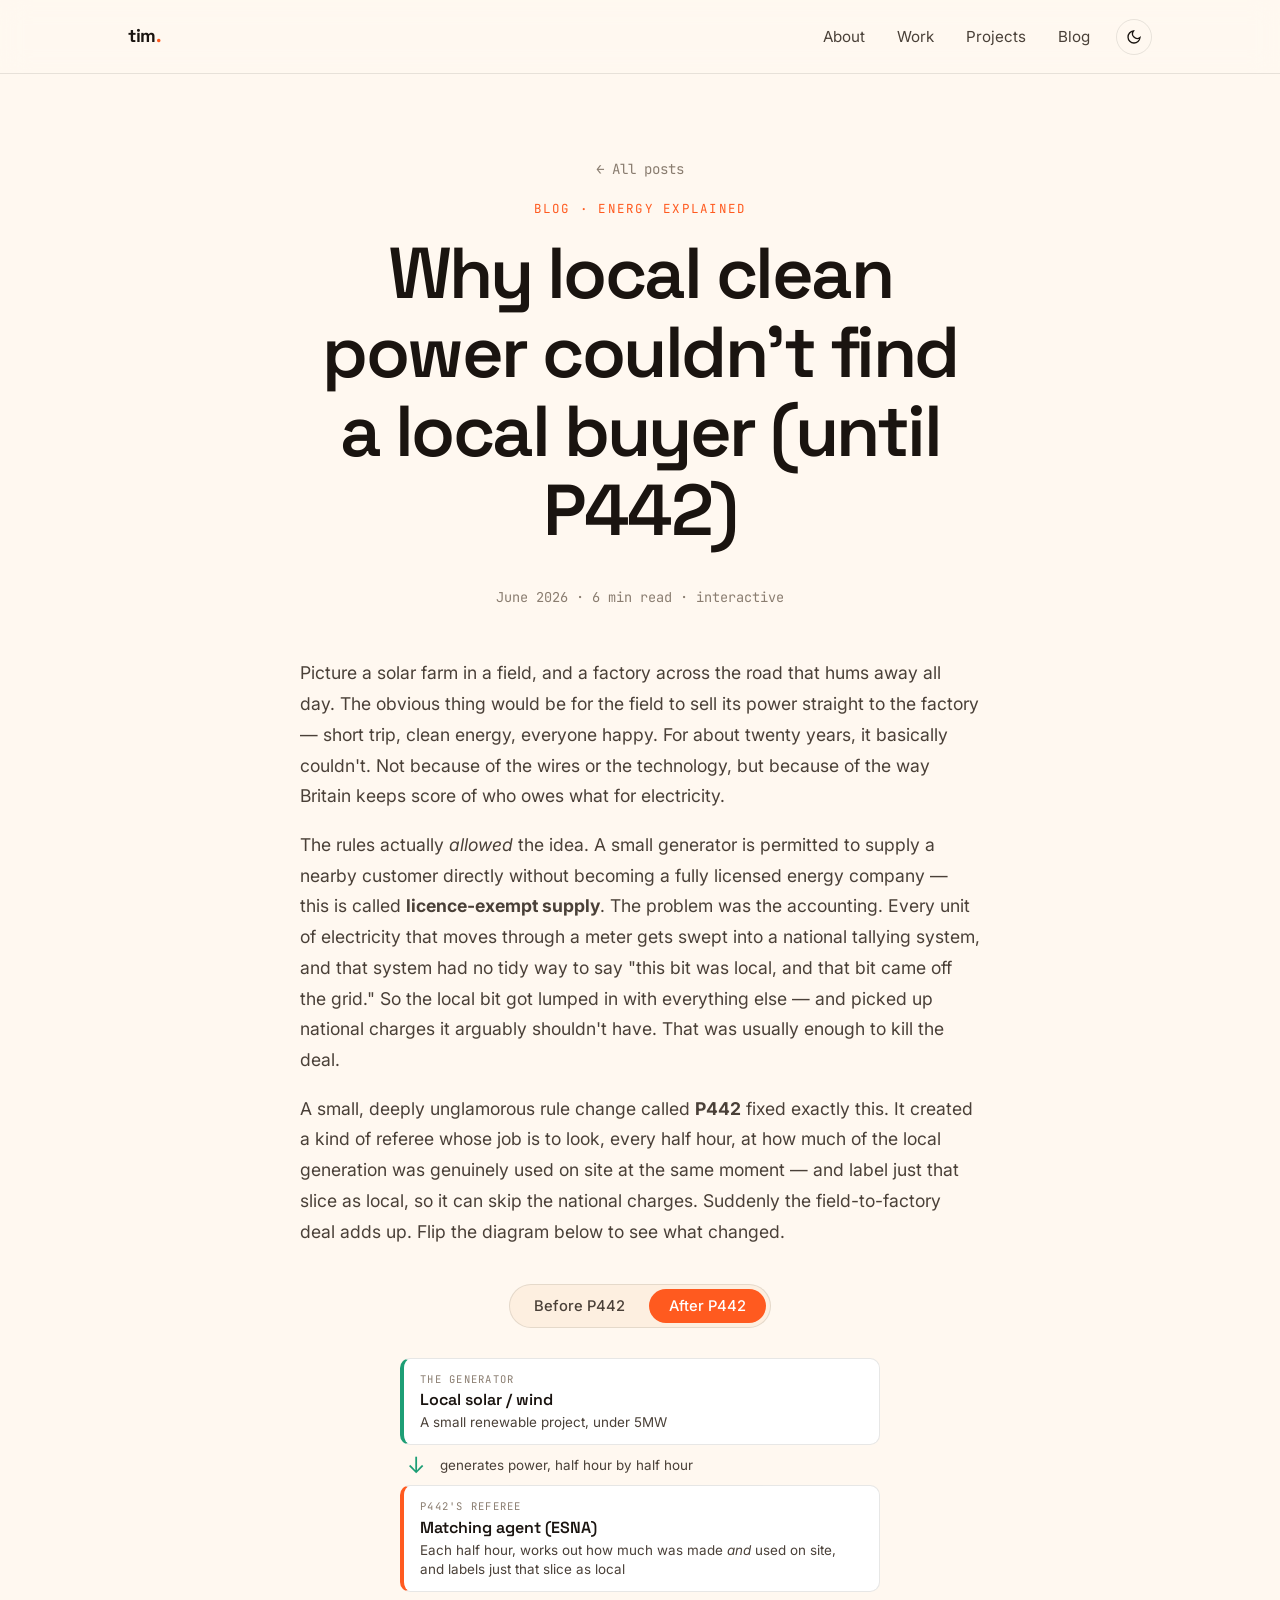
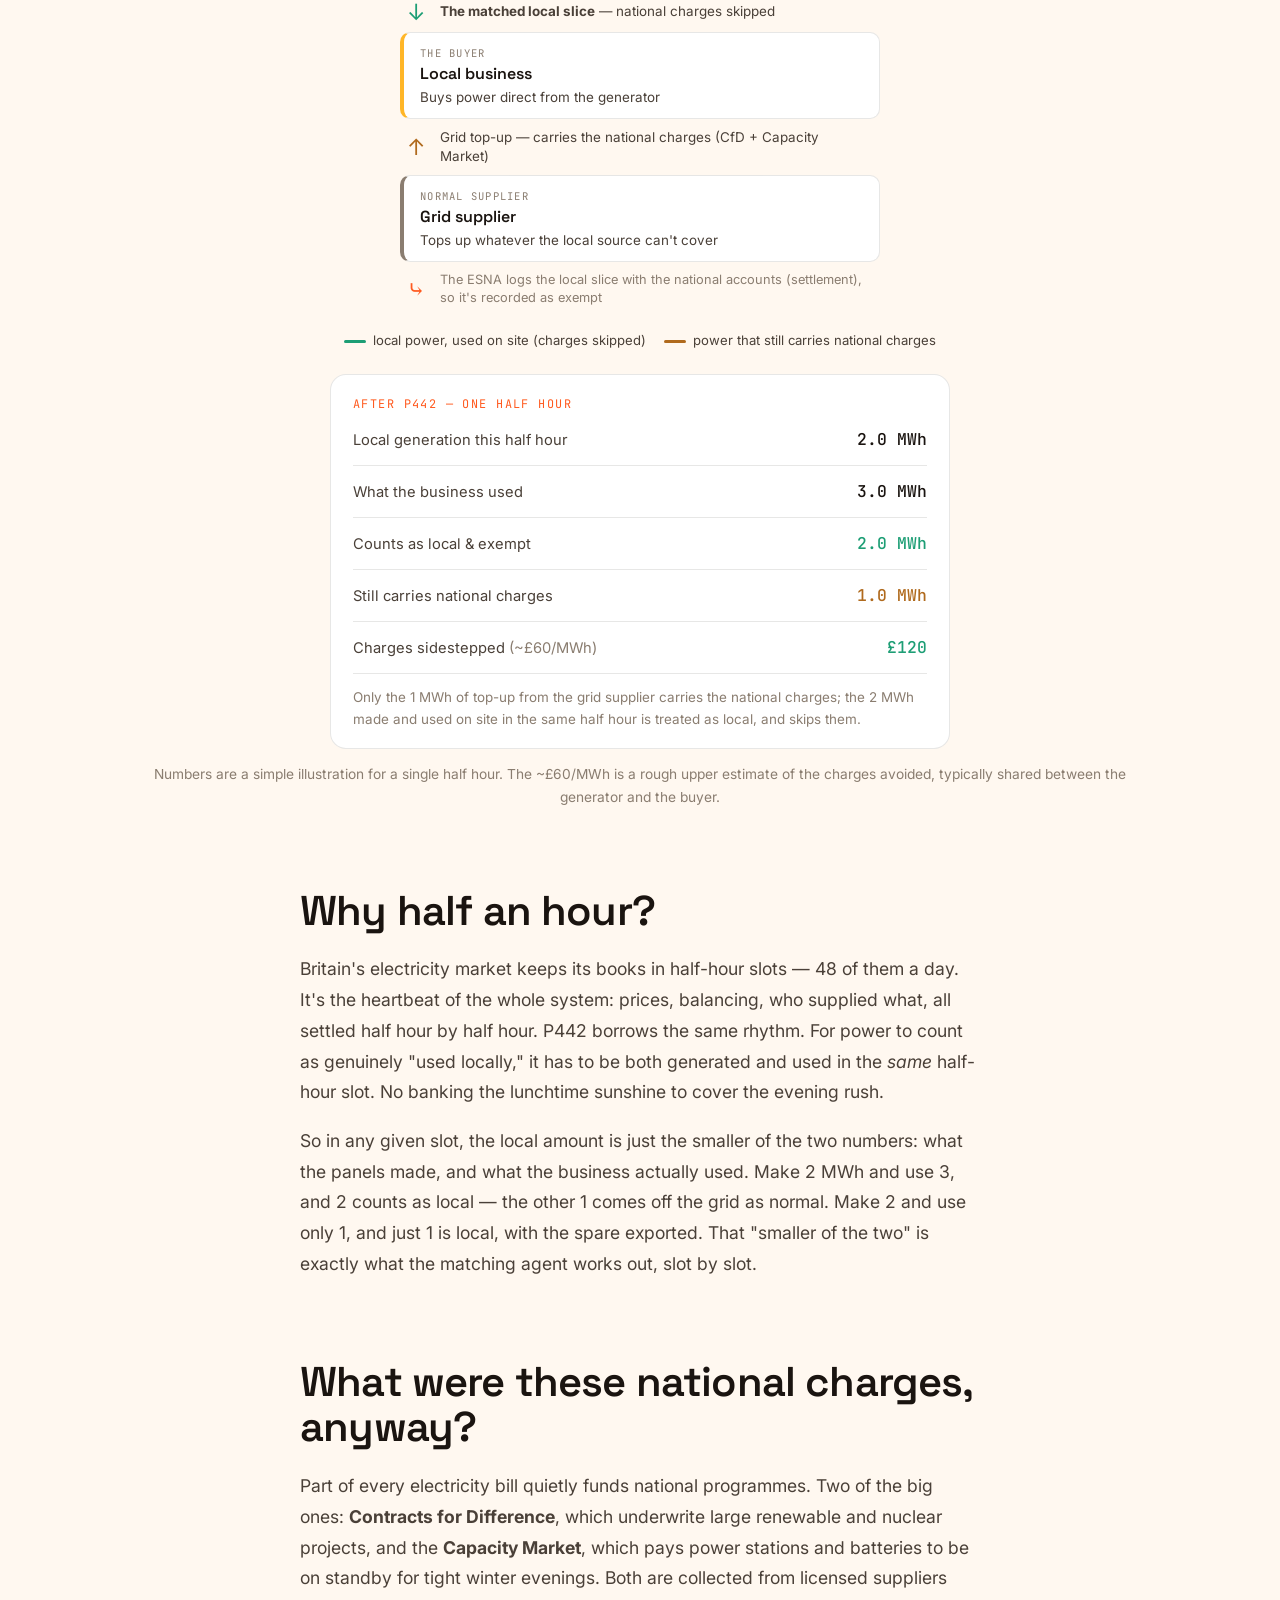
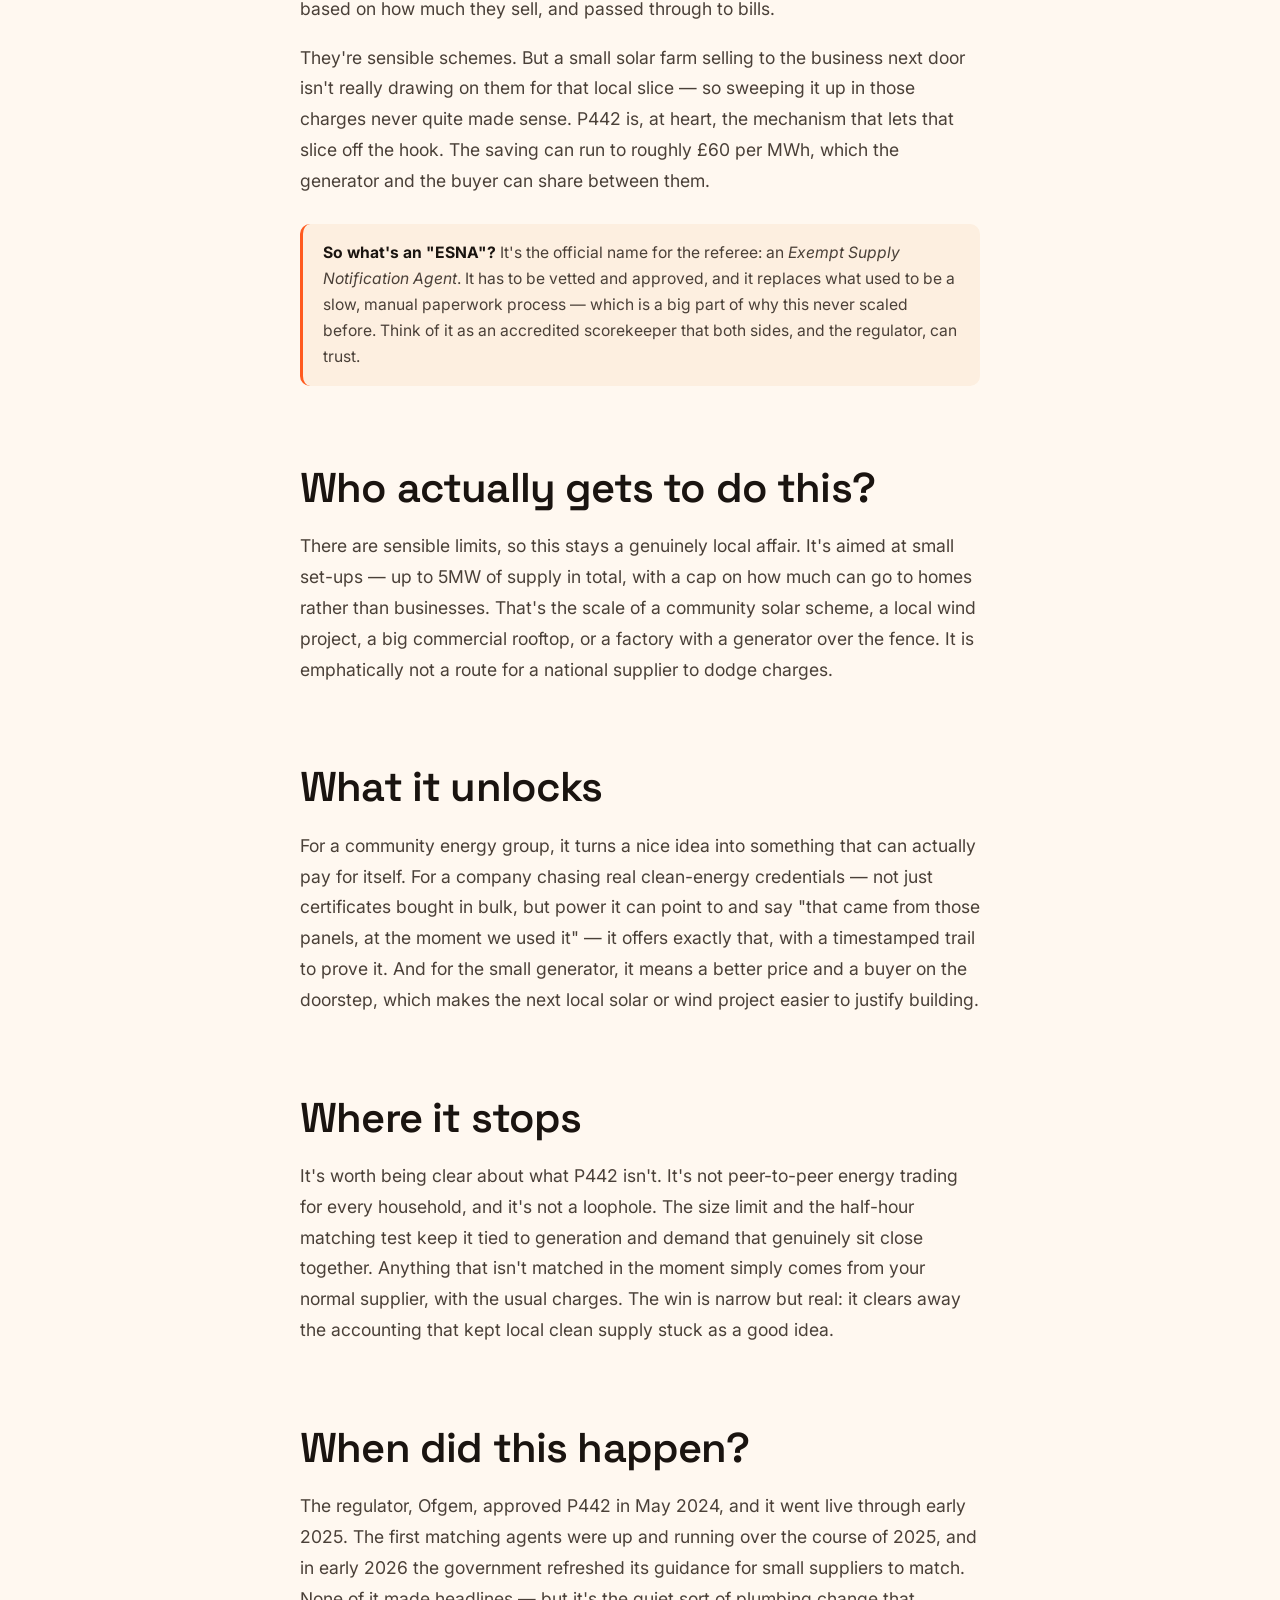
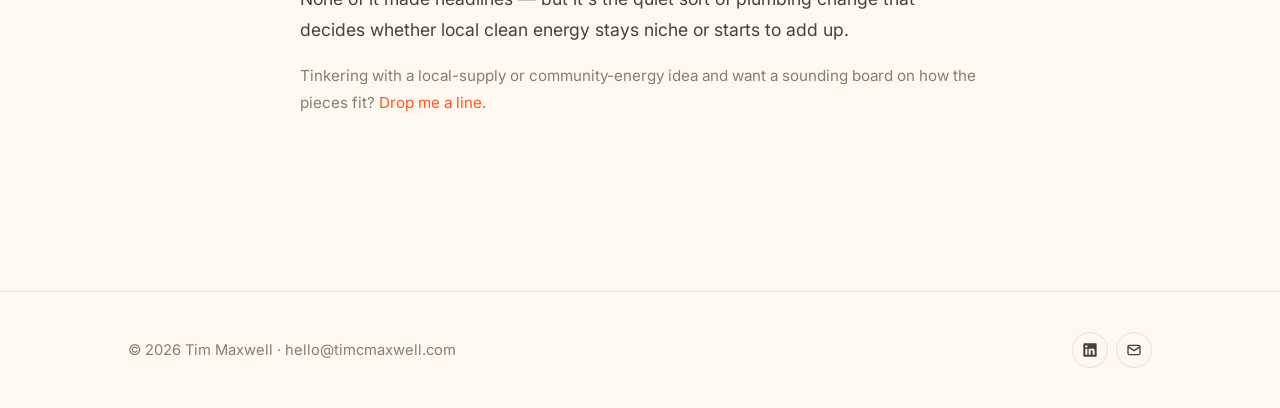
<file: blog/p442-flow.html>
<!doctype html>
<html lang="en">
<head>
  <meta charset="utf-8" />
  <meta name="viewport" content="width=device-width, initial-scale=1" />
  <title>Why local clean power couldn't find a local buyer (until P442) · Tim Maxwell</title>
  <meta name="description" content="A plain-English, interactive look at P442 — the small rule change that lets a local solar or wind project sell power directly to a nearby business and skip national charges on the matched bit." />
  <link rel="preconnect" href="https://fonts.googleapis.com" />
  <link rel="preconnect" href="https://fonts.gstatic.com" crossorigin />
  <link href="https://fonts.googleapis.com/css2?family=Inter:wght@400;500;600&family=Space+Grotesk:wght@500;600;700&family=JetBrains+Mono:wght@400;500&display=swap" rel="stylesheet" />
  <link rel="stylesheet" href="../assets/styles.css" />
  <style>
    .reveal { opacity: 1; transform: none; }
    .post-wrap { max-width: 680px; margin: 0 auto; }
    .post-wrap p { font-size: 1.1rem; line-height: 1.75; }
    .post-wrap h2 { margin-top: 1.9em; }

    /* ---------- Flow diagram ---------- */
    .p442 { margin: 36px 0 8px; }
    .p442__switch {
      display: inline-flex; padding: 4px; gap: 4px;
      background: var(--bg-2); border: 1px solid var(--line);
      border-radius: 999px; margin: 0 auto 8px;
    }
    .p442__switch-wrap { text-align: center; }
    .p442__switch button {
      font-family: var(--font-body); font-size: 0.92rem; font-weight: 500;
      padding: 8px 20px; border-radius: 999px; cursor: pointer;
      background: transparent; color: var(--ink-2); border: 0;
      transition: all 0.2s var(--ease);
    }
    .p442__switch button.is-on { background: var(--accent); color: #fff; }

    /* vertical flow — robust, normal document layout (no overlap possible) */
    .flow2 { max-width: 480px; margin: 22px auto 0; }
    .fnode {
      background: var(--surface); border: 1px solid var(--line);
      border-left: 4px solid var(--ink-3); border-radius: var(--radius-sm);
      padding: 12px 16px;
    }
    .fnode--gen { border-left-color: #1d9e75; }
    .fnode--esna { border-left-color: var(--accent); }
    .fnode--supplier { border-left-color: #8A7D70; }
    .fnode--buyer { border-left-color: var(--accent-2); }
    .fnode__role { font-family: var(--font-mono); font-size: 0.66rem; letter-spacing: 0.12em; text-transform: uppercase; color: var(--ink-3); }
    .fnode__name { font-family: var(--font-display); font-weight: 600; font-size: 1rem; color: var(--ink); line-height: 1.2; margin-top: 2px; }
    .fnode__sub { font-size: 0.84rem; color: var(--ink-2); margin-top: 4px; line-height: 1.4; }

    .fconn {
      display: flex; align-items: center; gap: 12px;
      padding: 9px 10px 9px 4px; color: var(--ink-2); font-size: 0.84rem; line-height: 1.4;
    }
    .fconn__arr { flex: 0 0 24px; text-align: center; font-size: 1.4rem; line-height: 1; color: var(--ink-3); }
    .fconn--green .fconn__arr { color: #1d9e75; }
    .fconn--amber .fconn__arr { color: #b06a1d; }
    .fconn--note { color: var(--ink-3); font-size: 0.8rem; }
    .fconn--note .fconn__arr { color: var(--accent); }

    /* show/hide by mode — display:none so hidden steps take no space */
    .flow2[data-mode="before"] .afteronly { display: none; }
    .flow2[data-mode="after"]  .beforeonly { display: none; }

    /* ---------- Ledger ---------- */
    .ledger {
      max-width: 620px; margin: 22px auto 0;
      background: var(--surface); border: 1px solid var(--line);
      border-radius: var(--radius-md); padding: 6px 22px 18px;
    }
    .ledger__row { display: grid; grid-template-columns: 1fr auto; gap: 12px; align-items: baseline; padding: 12px 0; border-bottom: 1px solid var(--line); }
    .ledger__row:last-child { border-bottom: 0; }
    .ledger__label { font-size: 0.92rem; color: var(--ink-2); }
    .ledger__val { font-family: var(--font-mono); font-size: 1.02rem; font-weight: 500; color: var(--ink); transition: color 0.3s var(--ease); }
    .ledger__val.good { color: #1d9e75; }
    .ledger__val.bad  { color: #b06a1d; }
    .ledger__caption { font-size: 0.84rem; color: var(--ink-3); margin: 12px 0 0; }
    .ledger__head { font-family: var(--font-mono); font-size: 0.74rem; letter-spacing: 0.12em; text-transform: uppercase; color: var(--accent); padding-top: 14px; }

    .legend { display: flex; gap: 18px; justify-content: center; flex-wrap: wrap; margin: 14px 0 0; font-size: 0.82rem; color: var(--ink-2); }
    .legend span { display: inline-flex; align-items: center; gap: 7px; }
    .legend i { width: 22px; height: 3px; border-radius: 2px; display: inline-block; }

    .callout {
      max-width: 680px; margin: 28px auto; padding: 16px 20px;
      background: var(--bg-2); border-left: 3px solid var(--accent);
      border-radius: var(--radius-sm); font-size: 0.98rem; color: var(--ink-2);
    }
    .callout strong { color: var(--ink); }
    .hint { text-align: center; font-size: 0.86rem; color: var(--ink-3); margin-top: 14px; }
  </style>
</head>
<body>

<nav class="nav">
  <div class="nav__inner">
    <a class="nav__brand" href="../index.html">tim<span>.</span></a>
    <div class="nav__links">
      <a href="../about.html">About</a>
      <a href="../work.html">Work</a>
      <a href="../projects.html">Projects</a>
      <a href="index.html">Blog</a>
      <button class="theme-toggle" data-theme-toggle aria-label="Toggle theme">
        <svg viewBox="0 0 24 24" fill="none" stroke="currentColor" stroke-width="2" stroke-linecap="round"><path d="M21 12.79A9 9 0 1 1 11.21 3 7 7 0 0 0 21 12.79z"/></svg>
      </button>
    </div>
  </div>
</nav>

<section class="section">
  <div class="container">
    <p style="text-align:center;"><a href="index.html" style="color: var(--ink-3); font-family: var(--font-mono); font-size: 0.88rem;">← All posts</a></p>

    <div class="post-wrap">
      <div class="eyebrow" style="text-align:center;">Blog · Energy explained</div>
      <h1 style="text-align:center;">Why local clean power couldn't find a local buyer (until P442)</h1>
      <p class="post-meta" style="text-align:center; color: var(--ink-3); font-family: var(--font-mono); font-size: 0.85rem;">June 2026 · 6 min read · interactive</p>

      <p>Picture a solar farm in a field, and a factory across the road that hums away all day. The obvious thing would be for the field to sell its power straight to the factory — short trip, clean energy, everyone happy. For about twenty years, it basically couldn't. Not because of the wires or the technology, but because of the way Britain keeps score of who owes what for electricity.</p>

      <p>The rules actually <em>allowed</em> the idea. A small generator is permitted to supply a nearby customer directly without becoming a fully licensed energy company — this is called <strong>licence-exempt supply</strong>. The problem was the accounting. Every unit of electricity that moves through a meter gets swept into a national tallying system, and that system had no tidy way to say "this bit was local, and that bit came off the grid." So the local bit got lumped in with everything else — and picked up national charges it arguably shouldn't have. That was usually enough to kill the deal.</p>

      <p>A small, deeply unglamorous rule change called <strong>P442</strong> fixed exactly this. It created a kind of referee whose job is to look, every half hour, at how much of the local generation was genuinely used on site at the same moment — and label just that slice as local, so it can skip the national charges. Suddenly the field-to-factory deal adds up. Flip the diagram below to see what changed.</p>
    </div>

    <div class="p442">
      <div class="p442__switch-wrap">
        <div class="p442__switch" role="tablist" aria-label="Before or after P442">
          <button id="btn-before" role="tab">Before P442</button>
          <button id="btn-after" class="is-on" role="tab" aria-selected="true">After P442</button>
        </div>
      </div>

      <div class="flow2" id="stage" data-mode="after">

        <div class="fnode fnode--gen">
          <div class="fnode__role">The generator</div>
          <div class="fnode__name">Local solar / wind</div>
          <div class="fnode__sub">A small renewable project, under 5MW</div>
        </div>

        <div class="fconn fconn--green afteronly">
          <span class="fconn__arr">↓</span>
          <span>generates power, half hour by half hour</span>
        </div>

        <div class="fnode fnode--esna afteronly">
          <div class="fnode__role">P442's referee</div>
          <div class="fnode__name">Matching agent (ESNA)</div>
          <div class="fnode__sub">Each half hour, works out how much was made <em>and</em> used on site, and labels just that slice as local</div>
        </div>

        <div class="fconn fconn--green afteronly">
          <span class="fconn__arr">↓</span>
          <span><strong>The matched local slice</strong> — national charges skipped</span>
        </div>

        <div class="fconn fconn--amber beforeonly">
          <span class="fconn__arr">↓</span>
          <span>Local power, but no way to separate it out — so it's all counted as grid supply, and <strong>all charged</strong></span>
        </div>

        <div class="fnode fnode--buyer">
          <div class="fnode__role">The buyer</div>
          <div class="fnode__name">Local business</div>
          <div class="fnode__sub">Buys power direct from the generator</div>
        </div>

        <div class="fconn fconn--amber">
          <span class="fconn__arr">↑</span>
          <span id="emr-scope">Grid top-up — carries the national charges (CfD + Capacity Market)</span>
        </div>

        <div class="fnode fnode--supplier">
          <div class="fnode__role">Normal supplier</div>
          <div class="fnode__name">Grid supplier</div>
          <div class="fnode__sub">Tops up whatever the local source can't cover</div>
        </div>

        <div class="fconn fconn--note afteronly">
          <span class="fconn__arr">⤷</span>
          <span>The ESNA logs the local slice with the national accounts (settlement), so it's recorded as exempt</span>
        </div>

      </div>

      <div class="legend">
        <span><i style="background:#1d9e75"></i> local power, used on site (charges skipped)</span>
        <span><i style="background:#b06a1d"></i> power that still carries national charges</span>
      </div>

      <div class="ledger" id="ledger">
        <div class="ledger__head" id="ledger-head">After P442 — one half hour</div>
        <div class="ledger__row"><span class="ledger__label">Local generation this half hour</span><span class="ledger__val">2.0 MWh</span></div>
        <div class="ledger__row"><span class="ledger__label">What the business used</span><span class="ledger__val">3.0 MWh</span></div>
        <div class="ledger__row"><span class="ledger__label">Counts as local &amp; exempt</span><span class="ledger__val" id="l-exempt">2.0 MWh</span></div>
        <div class="ledger__row"><span class="ledger__label">Still carries national charges</span><span class="ledger__val" id="l-levied">1.0 MWh</span></div>
        <div class="ledger__row"><span class="ledger__label">Charges sidestepped <span style="color:var(--ink-3)">(~£60/MWh)</span></span><span class="ledger__val" id="l-saving">£120</span></div>
        <p class="ledger__caption" id="l-caption">Only the 1 MWh of top-up from the grid supplier carries the national charges; the 2 MWh made and used on site in the same half hour is treated as local, and skips them.</p>
      </div>
      <p class="hint">Numbers are a simple illustration for a single half hour. The ~£60/MWh is a rough upper estimate of the charges avoided, typically shared between the generator and the buyer.</p>
    </div>

    <div class="post-wrap">
      <h2>Why half an hour?</h2>

      <p>Britain's electricity market keeps its books in half-hour slots — 48 of them a day. It's the heartbeat of the whole system: prices, balancing, who supplied what, all settled half hour by half hour. P442 borrows the same rhythm. For power to count as genuinely "used locally," it has to be both generated and used in the <em>same</em> half-hour slot. No banking the lunchtime sunshine to cover the evening rush.</p>

      <p>So in any given slot, the local amount is just the smaller of the two numbers: what the panels made, and what the business actually used. Make 2 MWh and use 3, and 2 counts as local — the other 1 comes off the grid as normal. Make 2 and use only 1, and just 1 is local, with the spare exported. That "smaller of the two" is exactly what the matching agent works out, slot by slot.</p>

      <h2>What were these national charges, anyway?</h2>

      <p>Part of every electricity bill quietly funds national programmes. Two of the big ones: <strong>Contracts for Difference</strong>, which underwrite large renewable and nuclear projects, and the <strong>Capacity Market</strong>, which pays power stations and batteries to be on standby for tight winter evenings. Both are collected from licensed suppliers based on how much they sell, and passed through to bills.</p>

      <p>They're sensible schemes. But a small solar farm selling to the business next door isn't really drawing on them for that local slice — so sweeping it up in those charges never quite made sense. P442 is, at heart, the mechanism that lets that slice off the hook. The saving can run to roughly £60 per MWh, which the generator and the buyer can share between them.</p>

      <div class="callout">
        <strong>So what's an "ESNA"?</strong> It's the official name for the referee: an <em>Exempt Supply Notification Agent</em>. It has to be vetted and approved, and it replaces what used to be a slow, manual paperwork process — which is a big part of why this never scaled before. Think of it as an accredited scorekeeper that both sides, and the regulator, can trust.
      </div>

      <h2>Who actually gets to do this?</h2>

      <p>There are sensible limits, so this stays a genuinely local affair. It's aimed at small set-ups — up to 5MW of supply in total, with a cap on how much can go to homes rather than businesses. That's the scale of a community solar scheme, a local wind project, a big commercial rooftop, or a factory with a generator over the fence. It is emphatically not a route for a national supplier to dodge charges.</p>

      <h2>What it unlocks</h2>

      <p>For a community energy group, it turns a nice idea into something that can actually pay for itself. For a company chasing real clean-energy credentials — not just certificates bought in bulk, but power it can point to and say "that came from those panels, at the moment we used it" — it offers exactly that, with a timestamped trail to prove it. And for the small generator, it means a better price and a buyer on the doorstep, which makes the next local solar or wind project easier to justify building.</p>

      <h2>Where it stops</h2>

      <p>It's worth being clear about what P442 isn't. It's not peer-to-peer energy trading for every household, and it's not a loophole. The size limit and the half-hour matching test keep it tied to generation and demand that genuinely sit close together. Anything that isn't matched in the moment simply comes from your normal supplier, with the usual charges. The win is narrow but real: it clears away the accounting that kept local clean supply stuck as a good idea.</p>

      <h2>When did this happen?</h2>

      <p>The regulator, Ofgem, approved P442 in May 2024, and it went live through early 2025. The first matching agents were up and running over the course of 2025, and in early 2026 the government refreshed its guidance for small suppliers to match. None of it made headlines — but it's the quiet sort of plumbing change that decides whether local clean energy stays niche or starts to add up.</p>

      <p style="color: var(--ink-3); font-size: 0.95rem;">Tinkering with a local-supply or community-energy idea and want a sounding board on how the pieces fit? <a href="mailto:hello@timcmaxwell.com" style="color: var(--accent);">Drop me a line</a>.</p>
    </div>
  </div>
</section>

<footer class="footer">
  <div class="container footer__inner">
    <div class="footer__meta">© <span data-year></span> Tim Maxwell · hello@timcmaxwell.com</div>
    <div class="footer__socials">
      <a href="https://www.linkedin.com/in/timconstablemaxwell/" aria-label="LinkedIn" target="_blank" rel="noopener">
        <svg viewBox="0 0 24 24" fill="currentColor"><path d="M20.5 2h-17A1.5 1.5 0 002 3.5v17A1.5 1.5 0 003.5 22h17a1.5 1.5 0 001.5-1.5v-17A1.5 1.5 0 0020.5 2zM8 19H5v-9h3zM6.5 8.25A1.75 1.75 0 118.3 6.5a1.78 1.78 0 01-1.8 1.75zM19 19h-3v-4.74c0-1.42-.6-1.93-1.38-1.93A1.74 1.74 0 0013 14.19a.66.66 0 000 .14V19h-3v-9h2.9v1.3a3.11 3.11 0 012.7-1.4c1.55 0 3.36.86 3.36 3.66z"/></svg>
      </a>
      <a href="mailto:hello@timcmaxwell.com" aria-label="Email">
        <svg viewBox="0 0 24 24" fill="none" stroke="currentColor" stroke-width="2"><rect x="3" y="5" width="18" height="14" rx="2"/><path d="m3 7 9 6 9-6"/></svg>
      </a>
    </div>
  </div>
</footer>

<script src="../assets/main.js"></script>
<script>
(function () {
  var stage = document.getElementById('stage');
  var bBefore = document.getElementById('btn-before');
  var bAfter = document.getElementById('btn-after');

  var DATA = {
    before: {
      head: 'Before P442 — one half hour',
      exempt: '0.0 MWh',
      levied: '3.0 MWh',
      saving: '£0',
      emrScope: 'Grid top-up — and the local power too: here it all carries the national charges (CfD + Capacity Market)',
      exemptCls: 'bad',
      caption: 'With no clean way to separate the local bit, the 2 MWh made and used on site got lumped in with the grid top-up — so the whole 3 MWh carried the national charges.'
    },
    after: {
      head: 'After P442 — one half hour',
      exempt: '2.0 MWh',
      levied: '1.0 MWh',
      saving: '£120',
      emrScope: 'Grid top-up — carries the national charges (CfD + Capacity Market)',
      exemptCls: 'good',
      caption: 'Only the 1 MWh of top-up from the grid supplier carries the national charges; the 2 MWh made and used on site in the same half hour is treated as local, and skips them.'
    }
  };

  var lExempt = document.getElementById('l-exempt');
  var lLevied = document.getElementById('l-levied');
  var lSaving = document.getElementById('l-saving');
  var lCaption = document.getElementById('l-caption');
  var lHead = document.getElementById('ledger-head');
  var emrScope = document.getElementById('emr-scope');

  function setMode(mode) {
    var d = DATA[mode];
    stage.setAttribute('data-mode', mode);
    bAfter.classList.toggle('is-on', mode === 'after');
    bBefore.classList.toggle('is-on', mode === 'before');
    bAfter.setAttribute('aria-selected', mode === 'after');
    bBefore.setAttribute('aria-selected', mode === 'before');

    lHead.textContent = d.head;
    lExempt.textContent = d.exempt;
    lExempt.className = 'ledger__val ' + d.exemptCls;
    lLevied.textContent = d.levied;
    lLevied.className = 'ledger__val bad';
    lSaving.textContent = d.saving;
    lSaving.className = 'ledger__val ' + (mode === 'after' ? 'good' : '');
    lCaption.textContent = d.caption;
    emrScope.textContent = d.emrScope;
  }

  bBefore.addEventListener('click', function () { setMode('before'); });
  bAfter.addEventListener('click', function () { setMode('after'); });
  setMode('after');
})();
</script>
</body>
</html>
</file>
<file: assets/styles.css>
/* ============================================================
   Tim's personal site — design system
   ============================================================ */

:root {
  --bg: #FFF8F0;
  --bg-2: #FDEFE0;
  --surface: #FFFFFF;
  --ink: #1A1410;
  --ink-2: #4A4038;
  --ink-3: #8A7D70;
  --line: rgba(26, 20, 16, 0.10);
  --accent: #FF5A1F;
  --accent-2: #FFB627;
  --accent-soft: rgba(255, 90, 31, 0.10);
  --shadow-sm: 0 1px 2px rgba(26, 20, 16, 0.04), 0 0 0 1px rgba(26, 20, 16, 0.04);
  --shadow-md: 0 12px 32px -12px rgba(26, 20, 16, 0.18);
  --radius-sm: 10px;
  --radius-md: 16px;
  --radius-lg: 24px;
  --font-display: "Space Grotesk", system-ui, sans-serif;
  --font-body: "Inter", system-ui, -apple-system, sans-serif;
  --font-mono: "JetBrains Mono", "SF Mono", Menlo, monospace;
  --ease: cubic-bezier(0.22, 1, 0.36, 1);
}

[data-theme="dark"] {
  --bg: #14110E;
  --bg-2: #1C1814;
  --surface: #1F1A15;
  --ink: #FBF6EF;
  --ink-2: #C9BEB1;
  --ink-3: #8A7D70;
  --line: rgba(251, 246, 239, 0.10);
  --accent: #FF7A45;
  --accent-2: #FFB627;
  --accent-soft: rgba(255, 122, 69, 0.14);
  --shadow-md: 0 12px 32px -12px rgba(0, 0, 0, 0.5);
}

* { box-sizing: border-box; }

html { scroll-behavior: smooth; }

body {
  margin: 0;
  font-family: var(--font-body);
  background: var(--bg);
  color: var(--ink);
  font-size: 17px;
  line-height: 1.65;
  -webkit-font-smoothing: antialiased;
  text-rendering: optimizeLegibility;
  transition: background 0.4s var(--ease), color 0.4s var(--ease);
  overflow-x: hidden;
}

::selection { background: var(--accent); color: white; }

a { color: inherit; text-decoration: none; }
img { max-width: 100%; display: block; }

/* ---------- Typography ---------- */
h1, h2, h3, h4 {
  font-family: var(--font-display);
  font-weight: 600;
  letter-spacing: -0.02em;
  line-height: 1.1;
  margin: 0 0 0.5em;
}
h1 { font-size: clamp(2.4rem, 6vw, 4.5rem); letter-spacing: -0.035em; }
h2 { font-size: clamp(1.8rem, 3.6vw, 2.6rem); }
h3 { font-size: 1.35rem; }
p { margin: 0 0 1em; color: var(--ink-2); }
.lead { font-size: 1.2rem; color: var(--ink-2); max-width: 60ch; }
code { font-family: var(--font-mono); font-size: 0.92em; background: var(--bg-2); padding: 2px 6px; border-radius: 6px; }

/* ---------- Layout ---------- */
.container {
  max-width: 1080px;
  margin: 0 auto;
  padding: 0 28px;
}
.section { padding: 80px 0; }
.section--tight { padding: 48px 0; }
.eyebrow {
  font-family: var(--font-mono);
  font-size: 0.78rem;
  letter-spacing: 0.18em;
  text-transform: uppercase;
  color: var(--accent);
  margin-bottom: 14px;
}

/* ---------- Nav ---------- */
.nav {
  position: sticky;
  top: 0;
  z-index: 50;
  backdrop-filter: blur(14px);
  -webkit-backdrop-filter: blur(14px);
  background: color-mix(in srgb, var(--bg) 75%, transparent);
  border-bottom: 1px solid var(--line);
}
.nav__inner {
  display: flex;
  align-items: center;
  justify-content: space-between;
  padding: 16px 28px;
  max-width: 1080px;
  margin: 0 auto;
}
.nav__brand {
  font-family: var(--font-display);
  font-weight: 700;
  font-size: 1.15rem;
  letter-spacing: -0.02em;
}
.nav__brand span { color: var(--accent); }
.nav__links {
  display: flex;
  gap: 4px;
  align-items: center;
}
.nav__links a {
  font-size: 0.95rem;
  padding: 8px 14px;
  border-radius: 999px;
  color: var(--ink-2);
  transition: all 0.2s var(--ease);
}
.nav__links a:hover { background: var(--accent-soft); color: var(--accent); }
.nav__links a.active { color: var(--accent); }
.theme-toggle {
  background: transparent;
  border: 1px solid var(--line);
  color: var(--ink);
  width: 36px; height: 36px;
  border-radius: 999px;
  display: inline-flex; align-items: center; justify-content: center;
  cursor: pointer;
  margin-left: 8px;
  transition: all 0.2s var(--ease);
}
.theme-toggle:hover { border-color: var(--accent); color: var(--accent); }
.theme-toggle svg { width: 16px; height: 16px; }

/* ---------- Hero ---------- */
.hero { position: relative; padding: 100px 0 80px; overflow: hidden; }
.hero__blob {
  position: absolute;
  top: -20%;
  right: -10%;
  width: 600px; height: 600px;
  background: radial-gradient(circle, var(--accent) 0%, transparent 65%);
  opacity: 0.25;
  border-radius: 50%;
  filter: blur(40px);
  z-index: 0;
  animation: blob-drift 22s ease-in-out infinite;
}
.hero__blob--2 {
  top: 40%; left: -15%;
  background: radial-gradient(circle, var(--accent-2) 0%, transparent 65%);
  opacity: 0.18;
  animation-delay: -8s;
  animation-duration: 28s;
}
@keyframes blob-drift {
  0%, 100% { transform: translate(0, 0) scale(1); }
  33% { transform: translate(80px, -40px) scale(1.1); }
  66% { transform: translate(-40px, 60px) scale(0.95); }
}
.hero__inner { position: relative; z-index: 1; }
.hero__tag {
  display: inline-flex;
  align-items: center;
  gap: 8px;
  font-family: var(--font-mono);
  font-size: 0.82rem;
  padding: 6px 14px;
  background: var(--accent-soft);
  color: var(--accent);
  border-radius: 999px;
  margin-bottom: 28px;
}
.hero__tag::before {
  content: "";
  width: 7px; height: 7px;
  border-radius: 50%;
  background: var(--accent);
  box-shadow: 0 0 0 4px var(--accent-soft);
  animation: pulse 2s ease-in-out infinite;
}
@keyframes pulse {
  0%, 100% { box-shadow: 0 0 0 4px var(--accent-soft); }
  50% { box-shadow: 0 0 0 8px transparent; }
}
.hero h1 { max-width: 14ch; margin-bottom: 24px; }
.hero h1 em { font-style: normal; color: var(--accent); position: relative; }
.hero h1 em::after {
  content: "";
  position: absolute;
  left: 0; right: 0; bottom: 0.08em;
  height: 0.18em;
  background: var(--accent-2);
  opacity: 0.35;
  z-index: -1;
}
.hero__sub { font-size: 1.25rem; color: var(--ink-2); max-width: 58ch; margin-bottom: 36px; }
.hero__cta { display: flex; gap: 12px; flex-wrap: wrap; }

/* ---------- Buttons ---------- */
.btn {
  display: inline-flex;
  align-items: center;
  gap: 8px;
  padding: 12px 22px;
  border-radius: 999px;
  font-size: 0.98rem;
  font-weight: 500;
  border: 1px solid transparent;
  cursor: pointer;
  transition: all 0.25s var(--ease);
  font-family: var(--font-body);
}
.btn--primary { background: var(--accent); color: white; }
.btn--primary:hover { transform: translateY(-2px); box-shadow: 0 10px 24px -10px var(--accent); }
.btn--ghost { background: transparent; color: var(--ink); border-color: var(--line); }
.btn--ghost:hover { border-color: var(--accent); color: var(--accent); }
.btn svg { width: 16px; height: 16px; transition: transform 0.25s var(--ease); }
.btn:hover svg { transform: translateX(3px); }

/* ---------- Section header ---------- */
.section__header { display: flex; justify-content: space-between; align-items: flex-end; margin-bottom: 40px; gap: 24px; flex-wrap: wrap; }
.section__header h2 { margin: 0; }
.section__link { display: inline-flex; align-items: center; gap: 6px; color: var(--accent); font-weight: 500; }
.section__link:hover { gap: 10px; }

/* ---------- Cards / Projects ---------- */
.grid {
  display: grid;
  grid-template-columns: repeat(auto-fit, minmax(260px, 1fr));
  gap: 20px;
}
.card {
  background: var(--surface);
  border: 1px solid var(--line);
  border-radius: var(--radius-md);
  padding: 28px;
  transition: all 0.35s var(--ease);
  position: relative;
  overflow: hidden;
  display: flex;
  flex-direction: column;
  min-height: 240px;
}
.card::before {
  content: "";
  position: absolute;
  inset: 0;
  background: radial-gradient(circle at var(--mx, 50%) var(--my, 0%), var(--accent-soft), transparent 60%);
  opacity: 0;
  transition: opacity 0.35s var(--ease);
  pointer-events: none;
}
.card:hover { transform: translateY(-4px); border-color: var(--accent); box-shadow: var(--shadow-md); }
.card:hover::before { opacity: 1; }
.card__tag {
  font-family: var(--font-mono);
  font-size: 0.72rem;
  letter-spacing: 0.12em;
  text-transform: uppercase;
  color: var(--accent);
  margin-bottom: 12px;
}
.card h3 { margin-bottom: 8px; }
.card p { color: var(--ink-2); margin-bottom: 20px; }
.card__footer { margin-top: auto; display: flex; gap: 12px; flex-wrap: wrap; align-items: center; }
.chip {
  font-size: 0.78rem;
  padding: 4px 10px;
  background: var(--bg-2);
  border-radius: 999px;
  color: var(--ink-2);
}
.card__link {
  display: inline-flex;
  align-items: center;
  gap: 4px;
  color: var(--accent);
  font-weight: 500;
  font-size: 0.95rem;
  margin-left: auto;
}
.card__link:hover { gap: 8px; }

/* ---------- Post list ---------- */
.posts { display: flex; flex-direction: column; }
.post-row {
  display: grid;
  grid-template-columns: 110px 1fr auto;
  gap: 24px;
  align-items: center;
  padding: 22px 0;
  border-bottom: 1px solid var(--line);
  transition: all 0.25s var(--ease);
}
.post-row:hover { padding-left: 12px; }
.post-row:hover .post-row__title { color: var(--accent); }
.post-row__date { font-family: var(--font-mono); font-size: 0.85rem; color: var(--ink-3); }
.post-row__title { font-family: var(--font-display); font-size: 1.2rem; font-weight: 600; color: var(--ink); transition: color 0.25s var(--ease); margin: 0 0 4px; }
.post-row__excerpt { color: var(--ink-2); font-size: 0.95rem; margin: 0; }
.post-row__tags { display: flex; gap: 6px; flex-wrap: wrap; }

/* ---------- Filter bar ---------- */
.filter-bar {
  display: flex;
  gap: 8px;
  flex-wrap: wrap;
  margin-bottom: 36px;
}
.filter-bar button {
  font-family: var(--font-body);
  font-size: 0.92rem;
  padding: 8px 16px;
  background: transparent;
  border: 1px solid var(--line);
  color: var(--ink-2);
  border-radius: 999px;
  cursor: pointer;
  transition: all 0.2s var(--ease);
}
.filter-bar button:hover { border-color: var(--accent); color: var(--accent); }
.filter-bar button.active { background: var(--accent); color: white; border-color: var(--accent); }

/* ---------- About page ---------- */
.about-layout {
  display: grid;
  grid-template-columns: 280px 1fr;
  gap: 64px;
  align-items: start;
}
@media (max-width: 720px) {
  .about-layout { grid-template-columns: 1fr; gap: 32px; }
}
.about-photo {
  aspect-ratio: 1;
  border-radius: var(--radius-lg);
  background: linear-gradient(135deg, var(--accent), var(--accent-2));
  display: flex; align-items: center; justify-content: center;
  color: white;
  font-family: var(--font-display);
  font-size: 4rem;
  font-weight: 700;
  position: sticky;
  top: 100px;
}
.about-prose p { font-size: 1.1rem; line-height: 1.75; }

/* ---------- Timeline ---------- */
.timeline { position: relative; padding-left: 32px; margin: 40px 0; }
.timeline::before {
  content: "";
  position: absolute;
  left: 6px; top: 8px; bottom: 8px;
  width: 2px;
  background: var(--line);
}
.timeline__item { position: relative; padding-bottom: 32px; }
.timeline__item::before {
  content: "";
  position: absolute;
  left: -32px; top: 6px;
  width: 14px; height: 14px;
  border-radius: 50%;
  background: var(--bg);
  border: 2px solid var(--accent);
}
.timeline__date { font-family: var(--font-mono); font-size: 0.82rem; color: var(--ink-3); margin-bottom: 4px; }
.timeline__title { font-family: var(--font-display); font-weight: 600; font-size: 1.15rem; margin-bottom: 4px; }
.timeline__desc { color: var(--ink-2); font-size: 0.98rem; }

/* ---------- Footer ---------- */
.footer {
  border-top: 1px solid var(--line);
  padding: 40px 0;
  margin-top: 80px;
}
.footer__inner {
  display: flex;
  justify-content: space-between;
  align-items: center;
  flex-wrap: wrap;
  gap: 16px;
}
.footer__meta { color: var(--ink-3); font-size: 0.92rem; }
.footer__socials { display: flex; gap: 8px; }
.footer__socials a {
  width: 36px; height: 36px;
  border-radius: 999px;
  border: 1px solid var(--line);
  display: inline-flex; align-items: center; justify-content: center;
  color: var(--ink-2);
  transition: all 0.2s var(--ease);
}
.footer__socials a:hover { border-color: var(--accent); color: var(--accent); transform: translateY(-2px); }
.footer__socials svg { width: 16px; height: 16px; }

/* ---------- Blog post (rendered Markdown) ---------- */
.prose {
  max-width: 68ch;
  margin: 0 auto;
  font-size: 1.1rem;
  line-height: 1.75;
  color: var(--ink-2);
}
.prose h1, .prose h2, .prose h3 { color: var(--ink); margin-top: 1.8em; }
.prose h1 { font-size: 2.4rem; margin-top: 0; }
.prose a { color: var(--accent); text-decoration: underline; text-decoration-thickness: 1px; text-underline-offset: 3px; }
.prose blockquote {
  border-left: 3px solid var(--accent);
  padding: 4px 0 4px 20px;
  margin: 1.5em 0;
  color: var(--ink);
  font-style: italic;
}
.prose pre {
  background: var(--bg-2);
  padding: 18px 22px;
  border-radius: var(--radius-sm);
  overflow-x: auto;
  font-size: 0.92rem;
  line-height: 1.55;
  border: 1px solid var(--line);
}
.prose pre code { background: transparent; padding: 0; }
.prose ul, .prose ol { padding-left: 1.4em; }
.prose img { border-radius: var(--radius-sm); margin: 1.5em 0; }
.post-meta {
  text-align: center;
  margin-bottom: 48px;
  color: var(--ink-3);
  font-family: var(--font-mono);
  font-size: 0.88rem;
}
.post-meta .post-meta__tags { display: inline-flex; gap: 6px; margin-left: 12px; }

/* ---------- Reveal animation ---------- */
.reveal { opacity: 0; transform: translateY(24px); transition: opacity 0.7s var(--ease), transform 0.7s var(--ease); }
.reveal.in { opacity: 1; transform: translateY(0); }

/* ---------- Utilities ---------- */
.center { text-align: center; }
.mt-0 { margin-top: 0; }
.mb-0 { margin-bottom: 0; }

@media (max-width: 720px) {
  .nav__links a { display: none; }
  .nav__links a.active { display: inline-flex; }
  .section { padding: 60px 0; }
  .post-row { grid-template-columns: 1fr; gap: 8px; padding: 18px 0; }
  .post-row__date { order: -1; }
  .post-row__tags { order: 1; }
  .hero { padding: 60px 0; }
}
</file>
